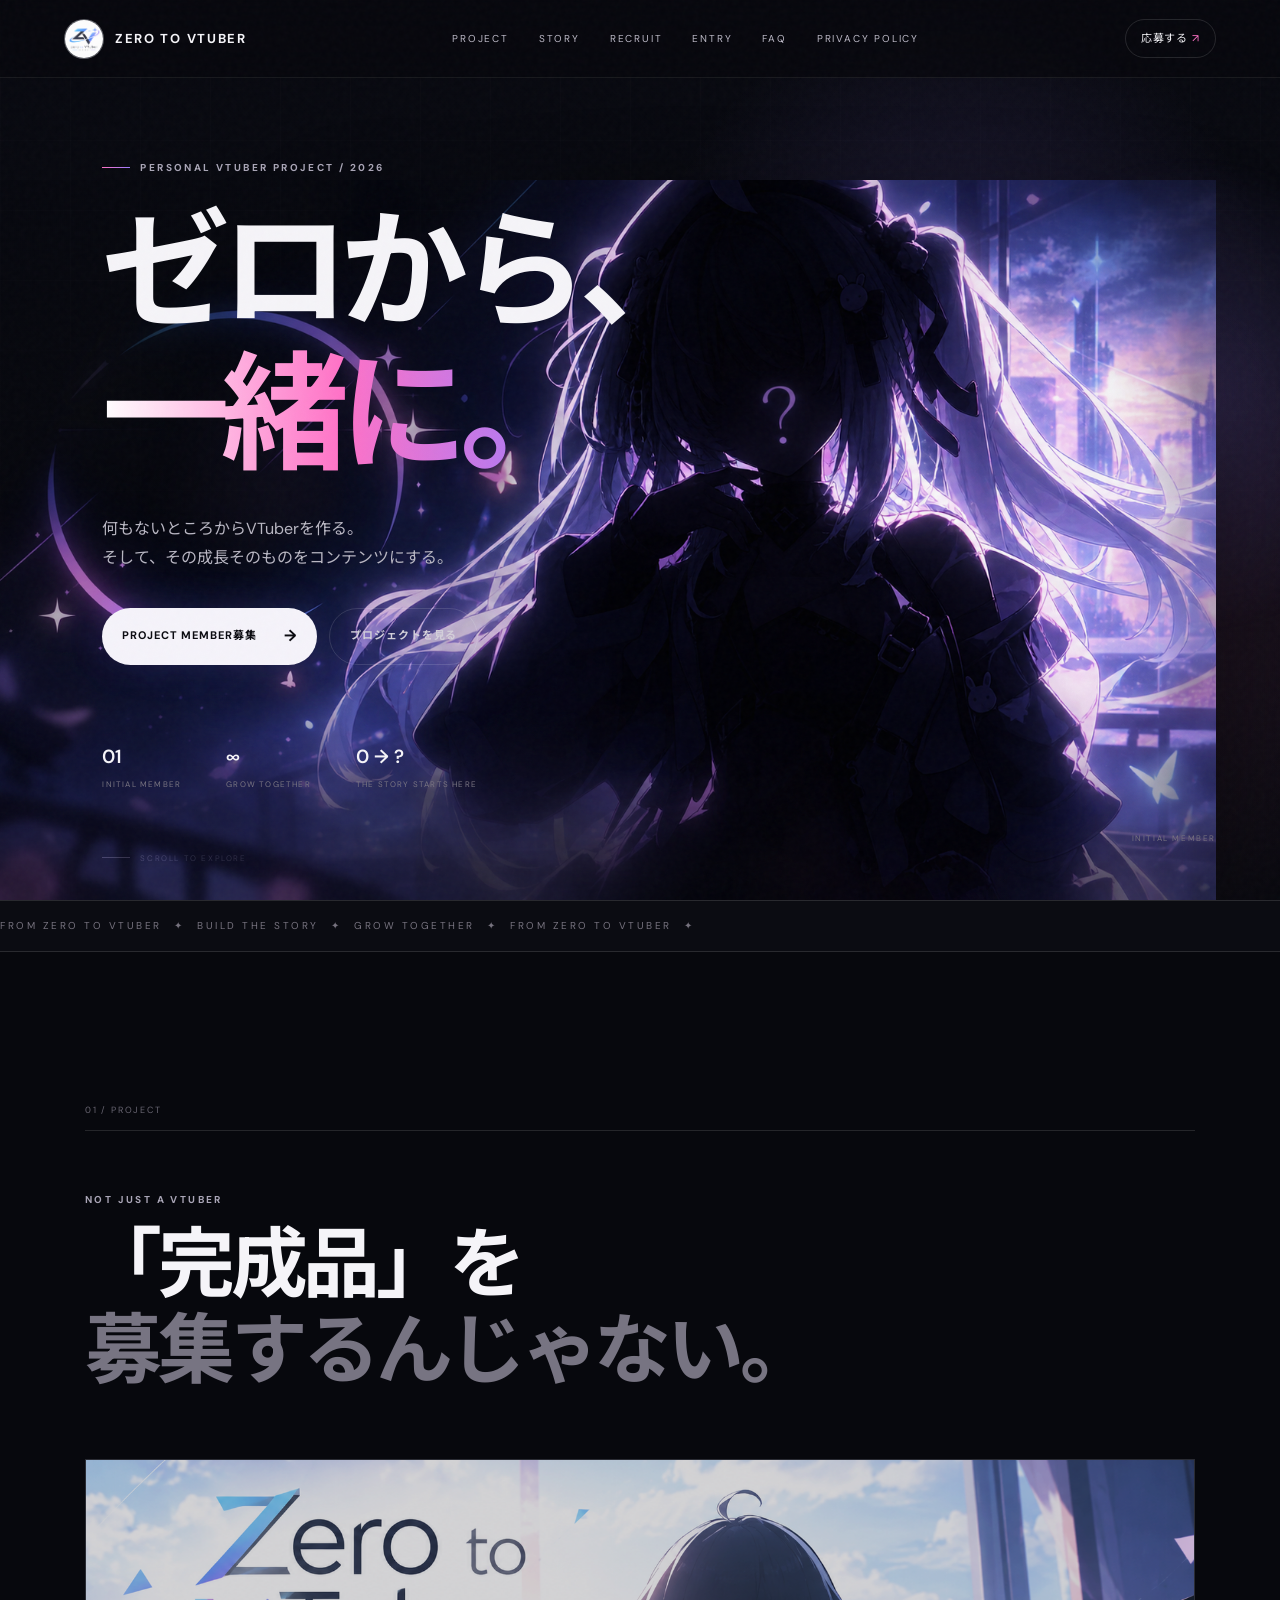
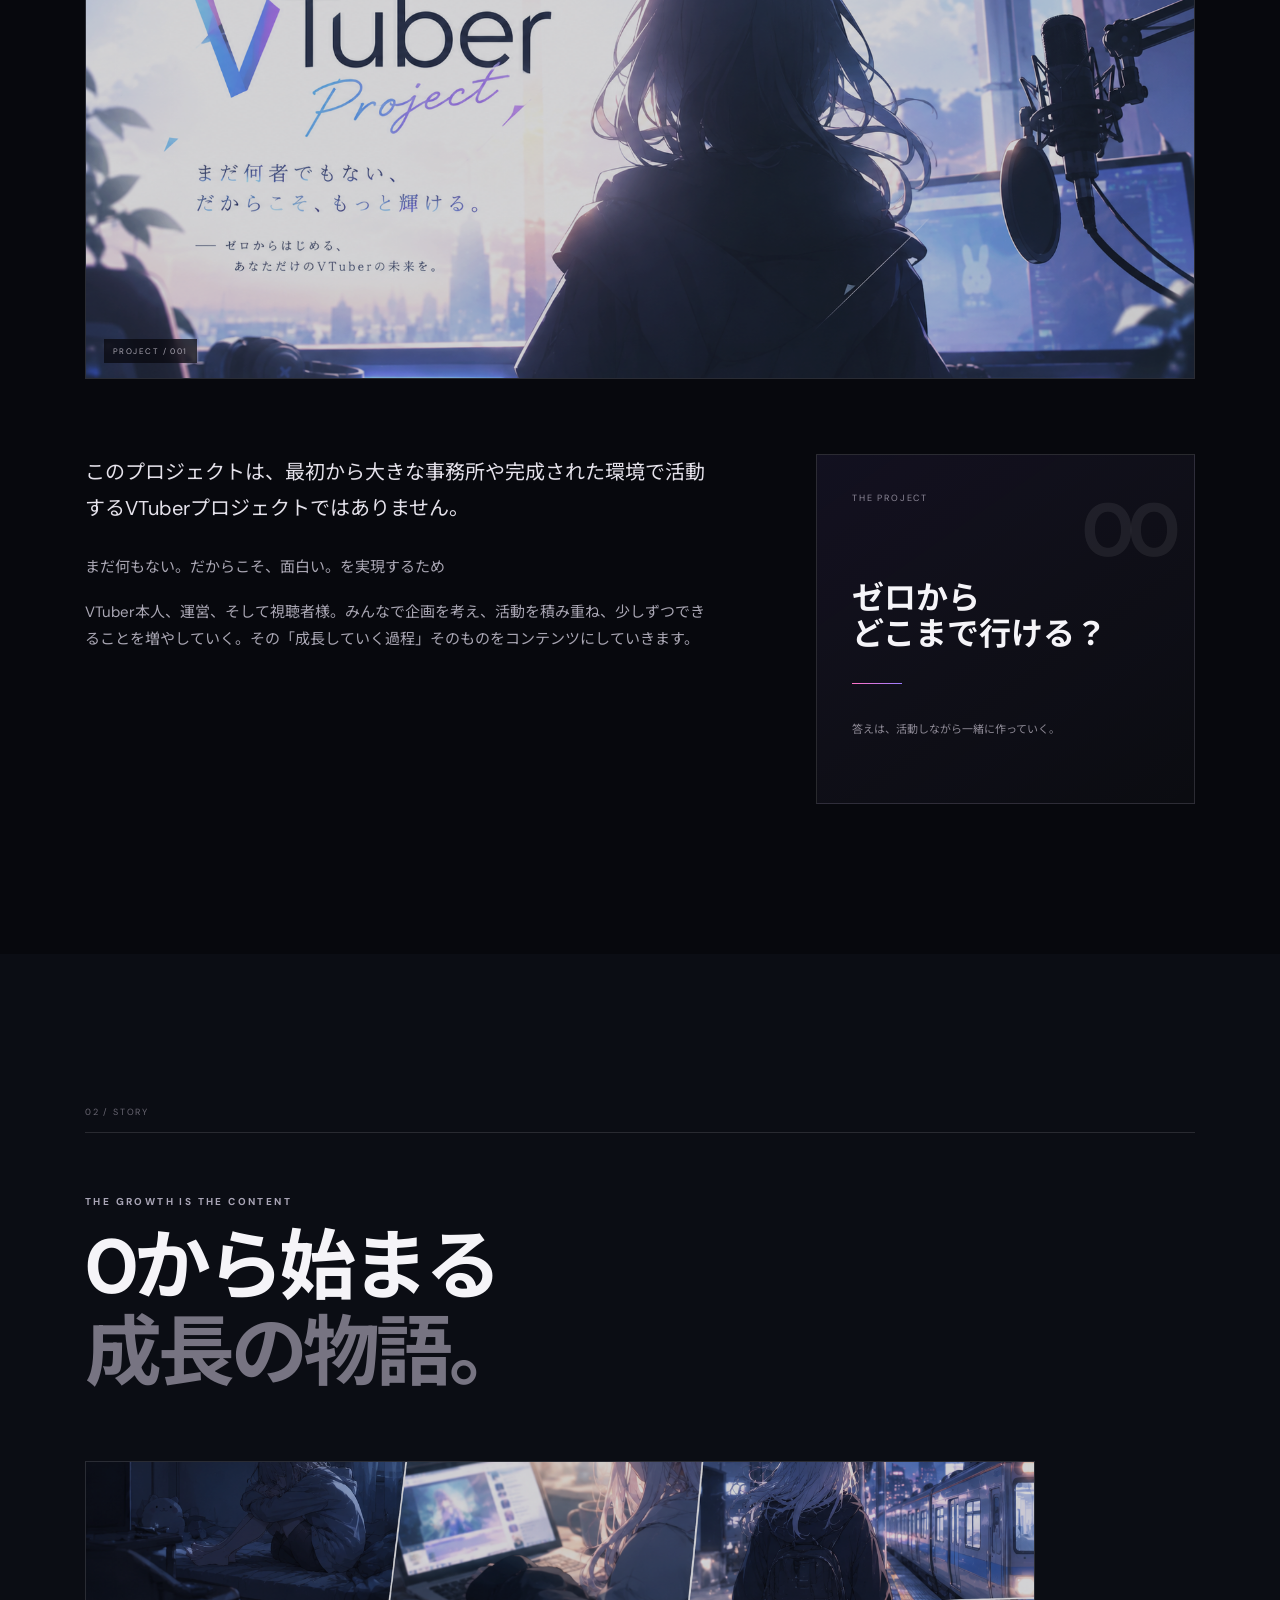
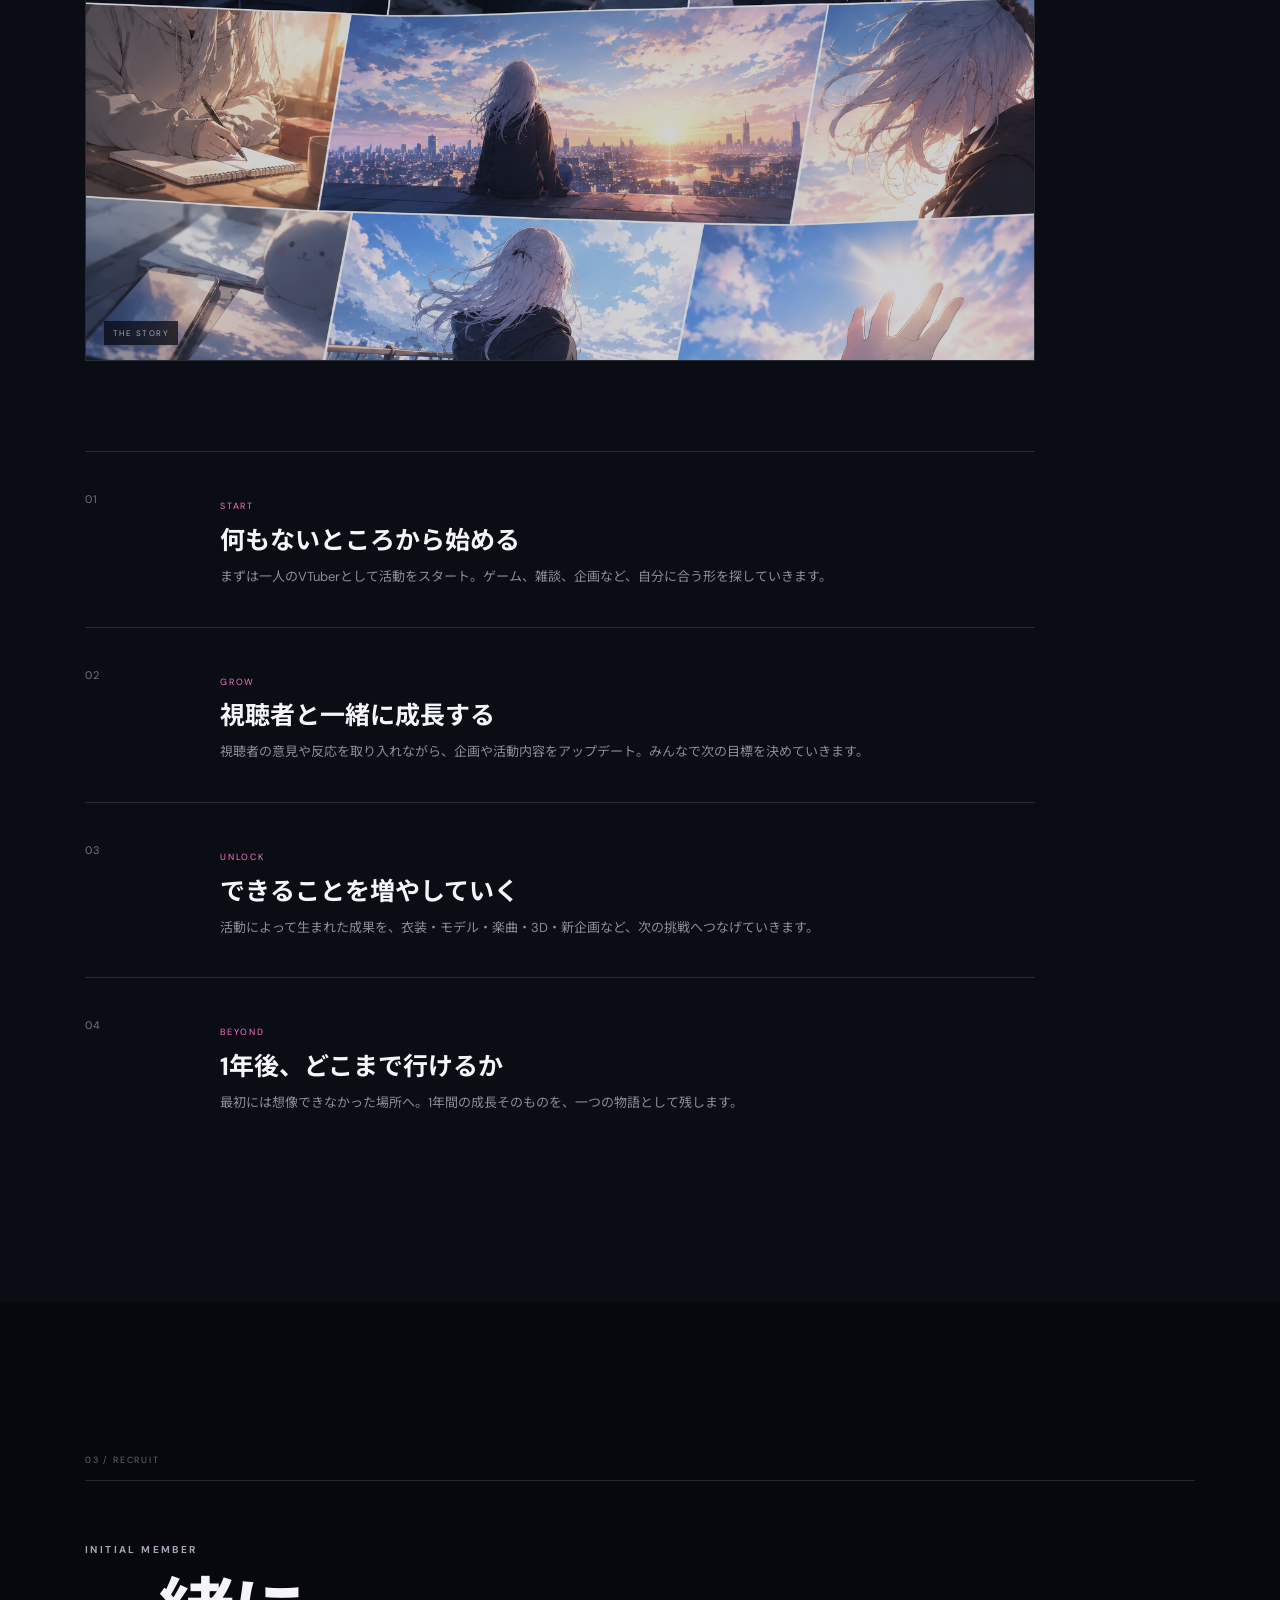
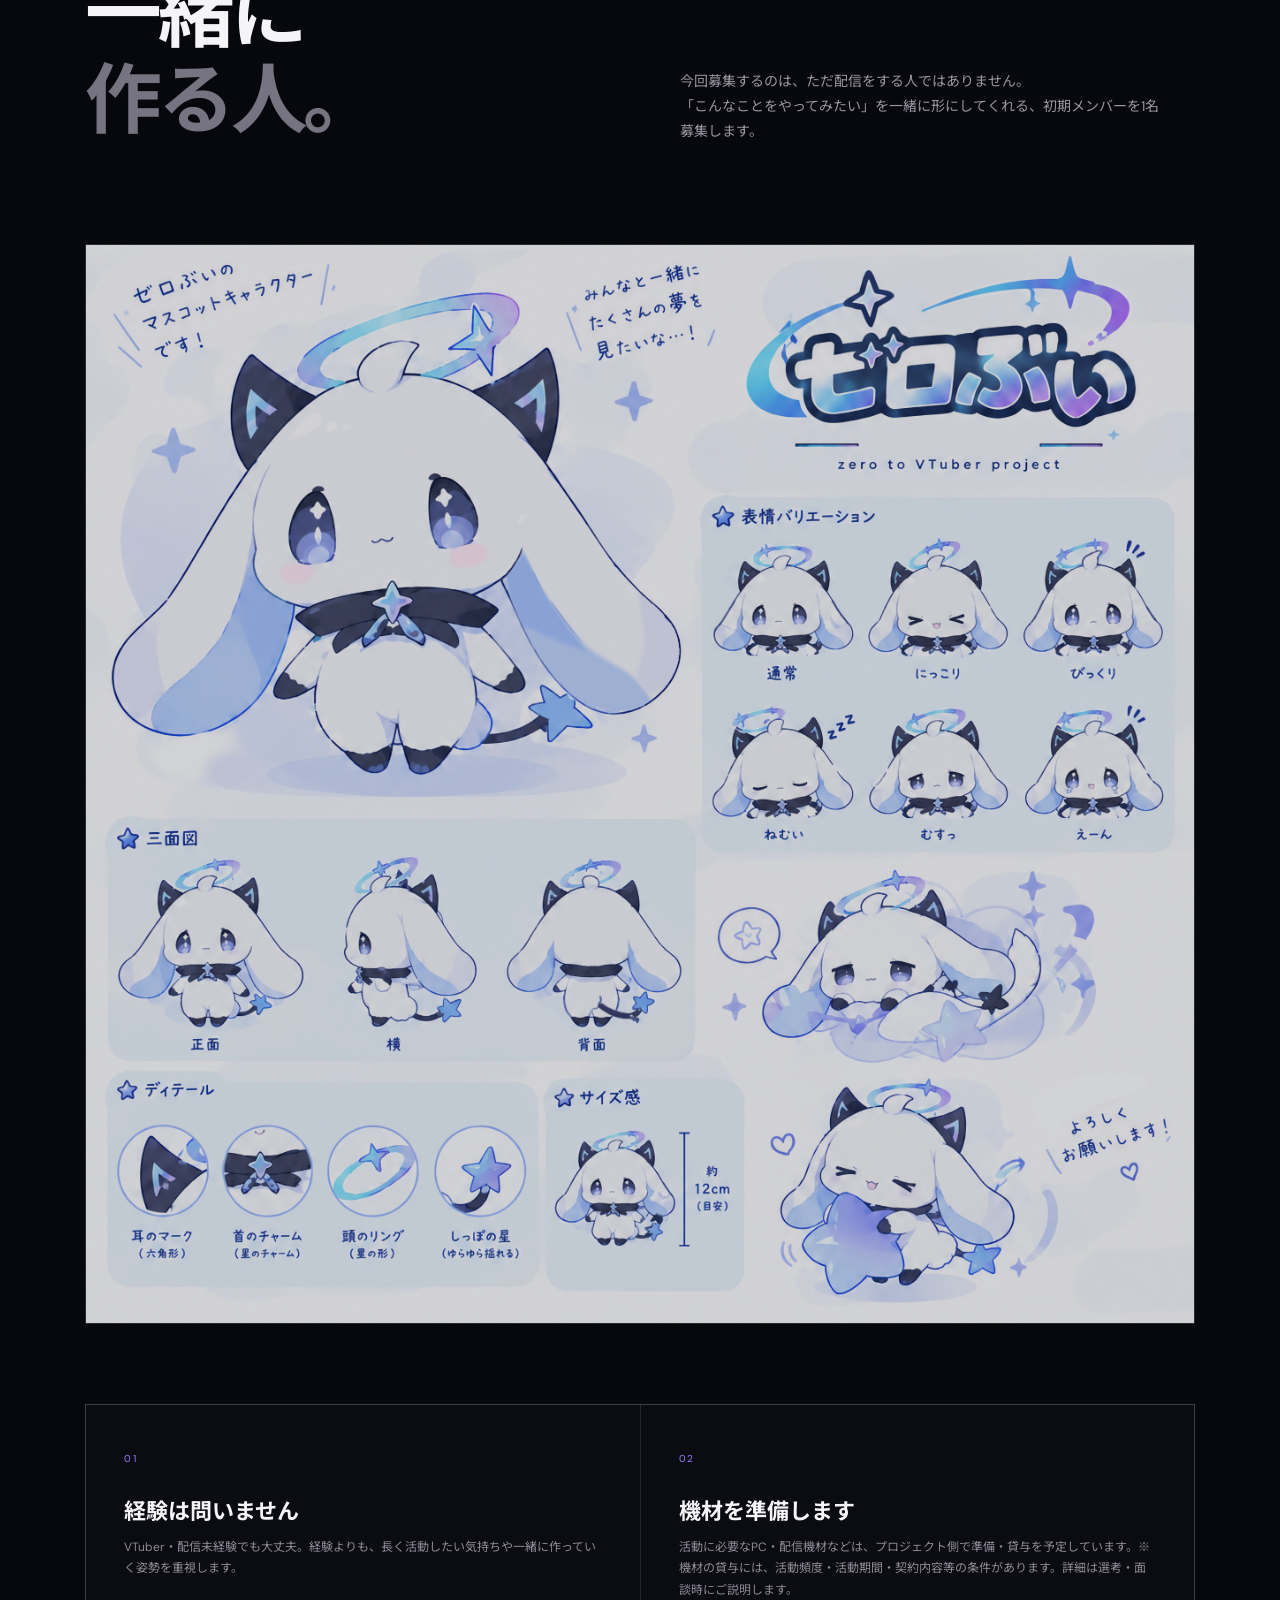
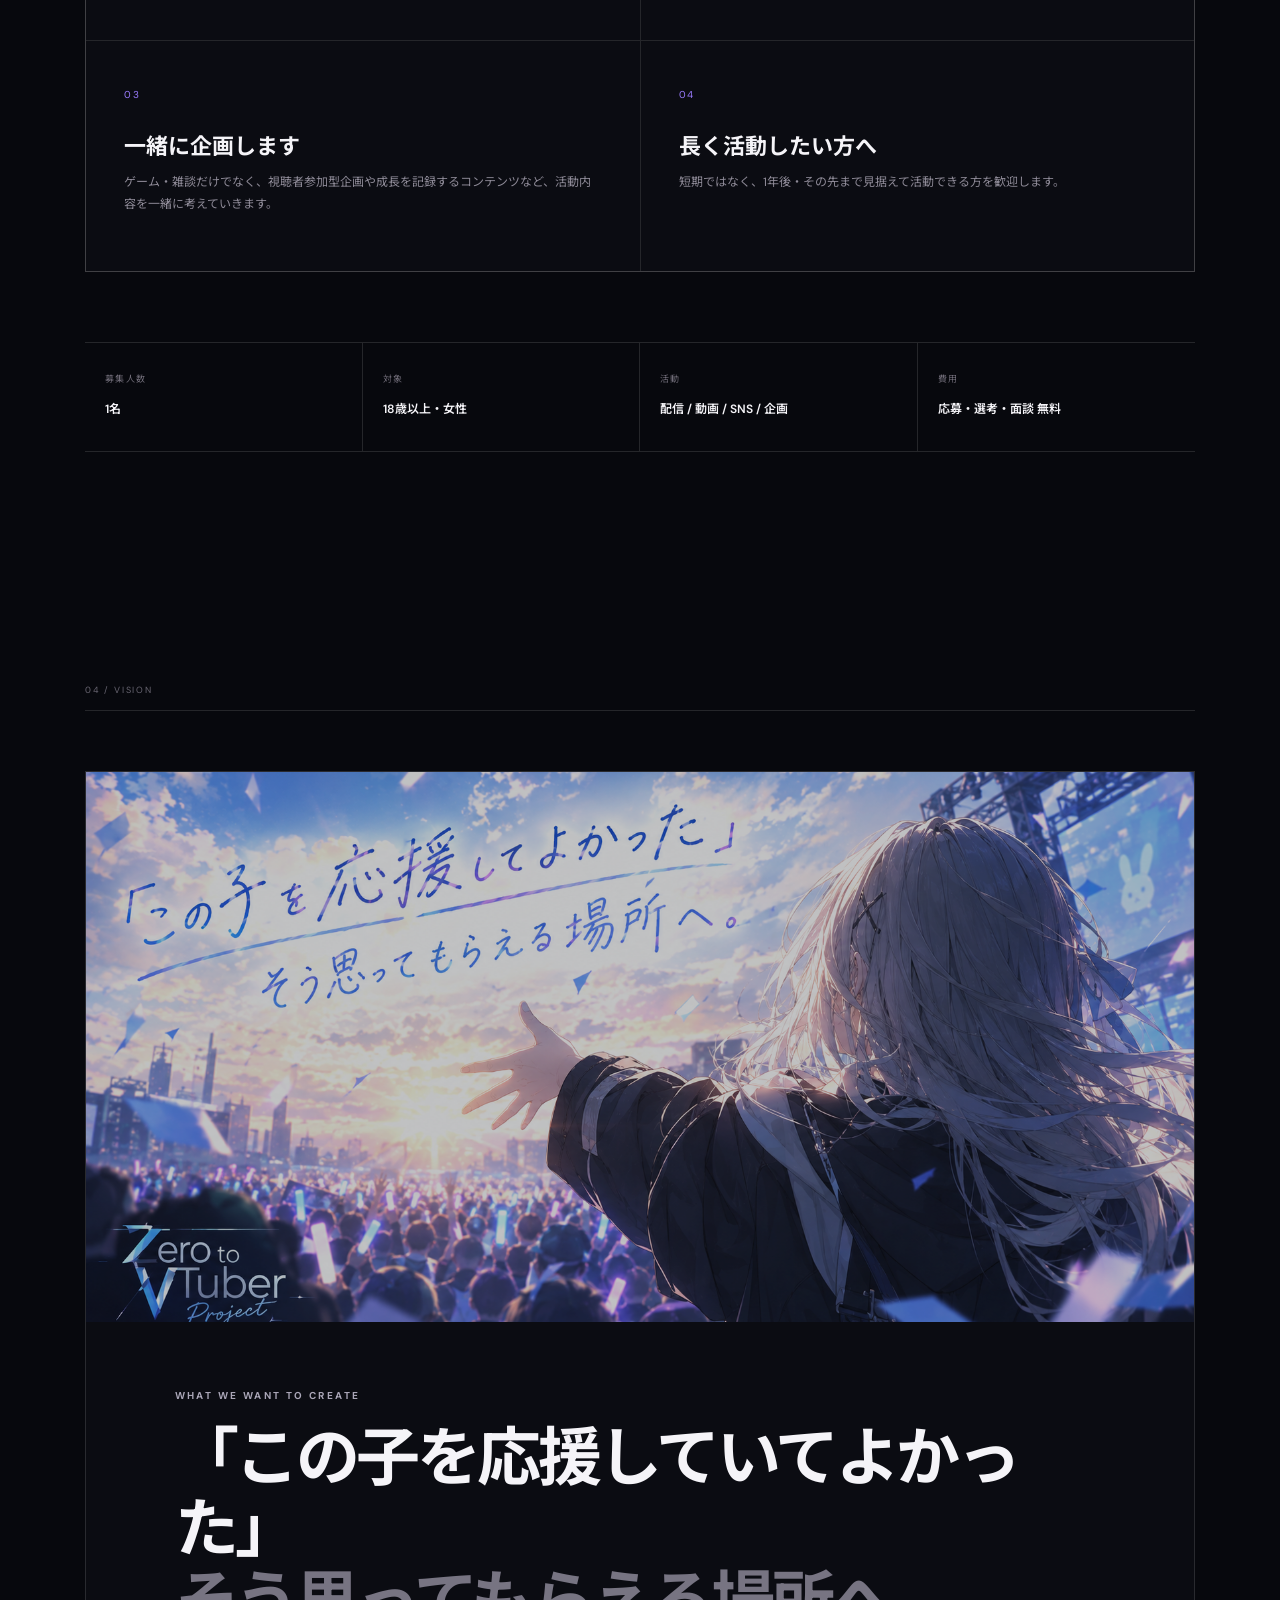
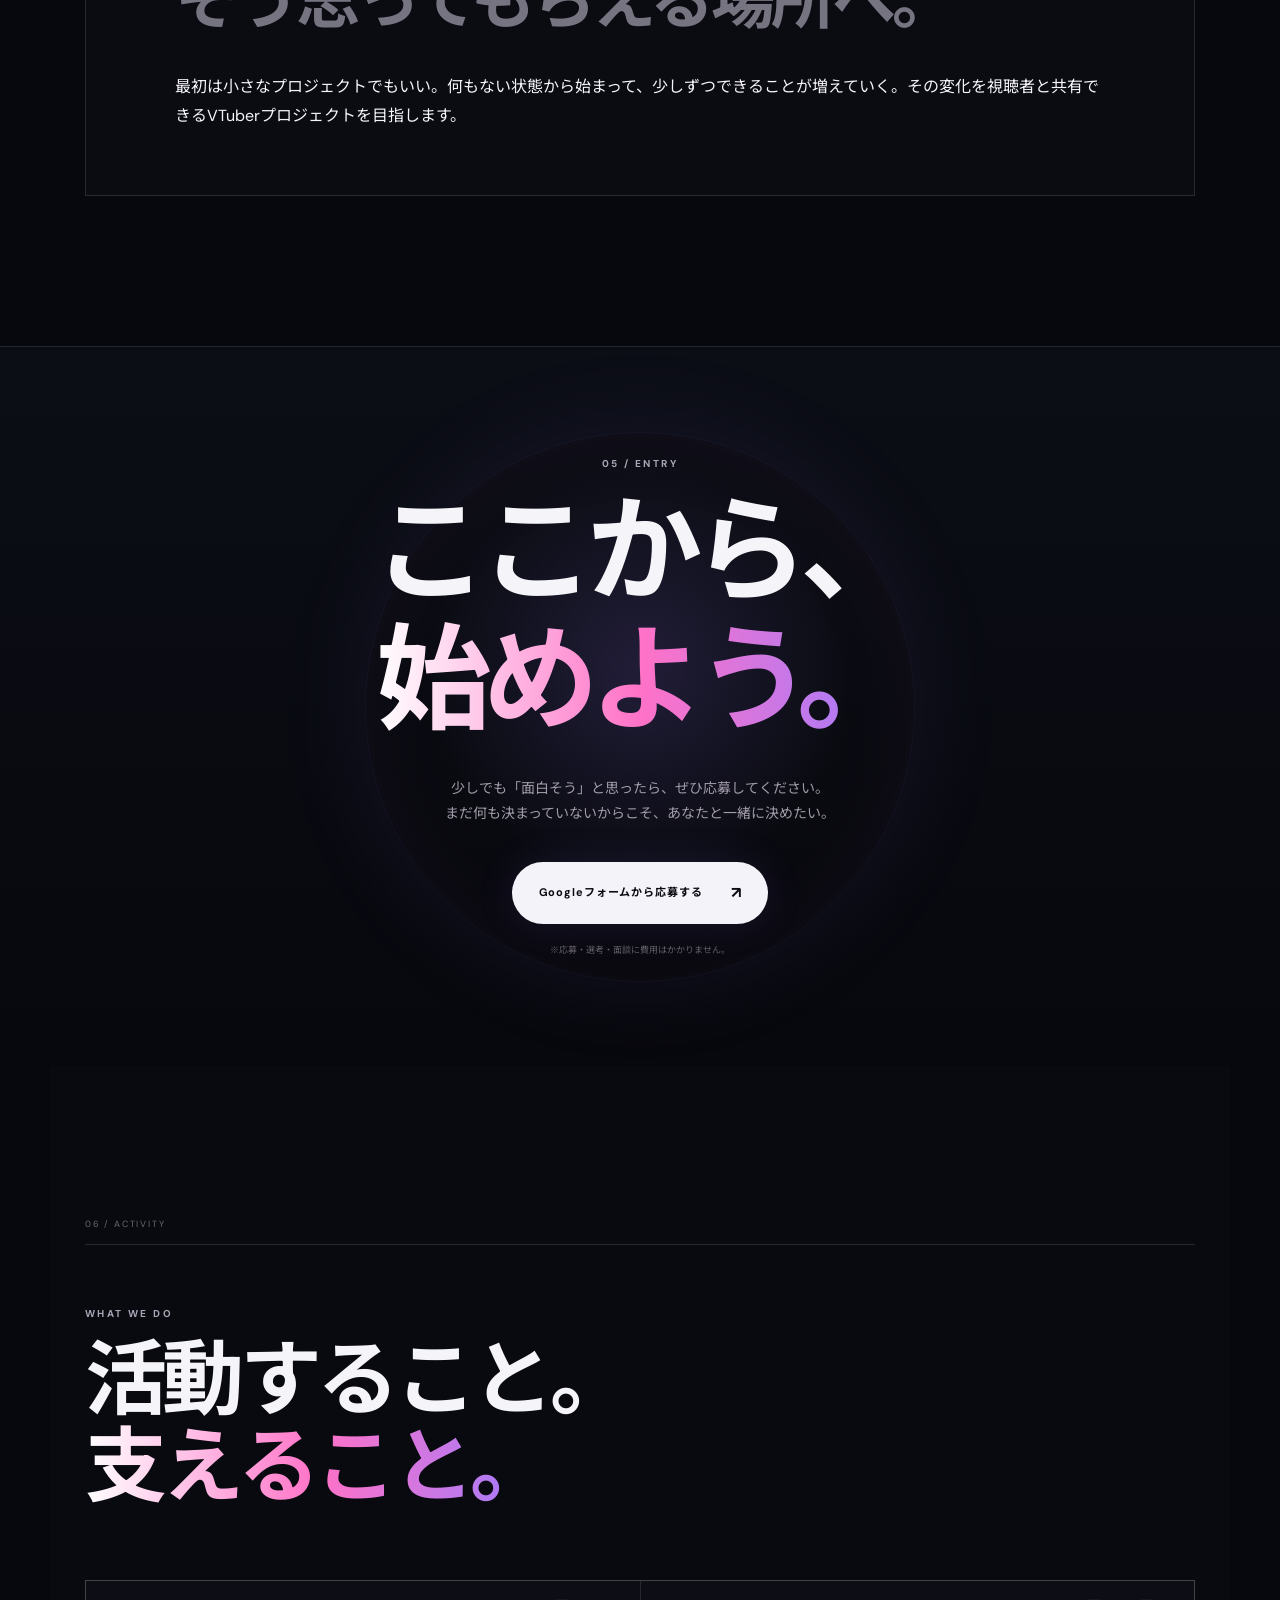
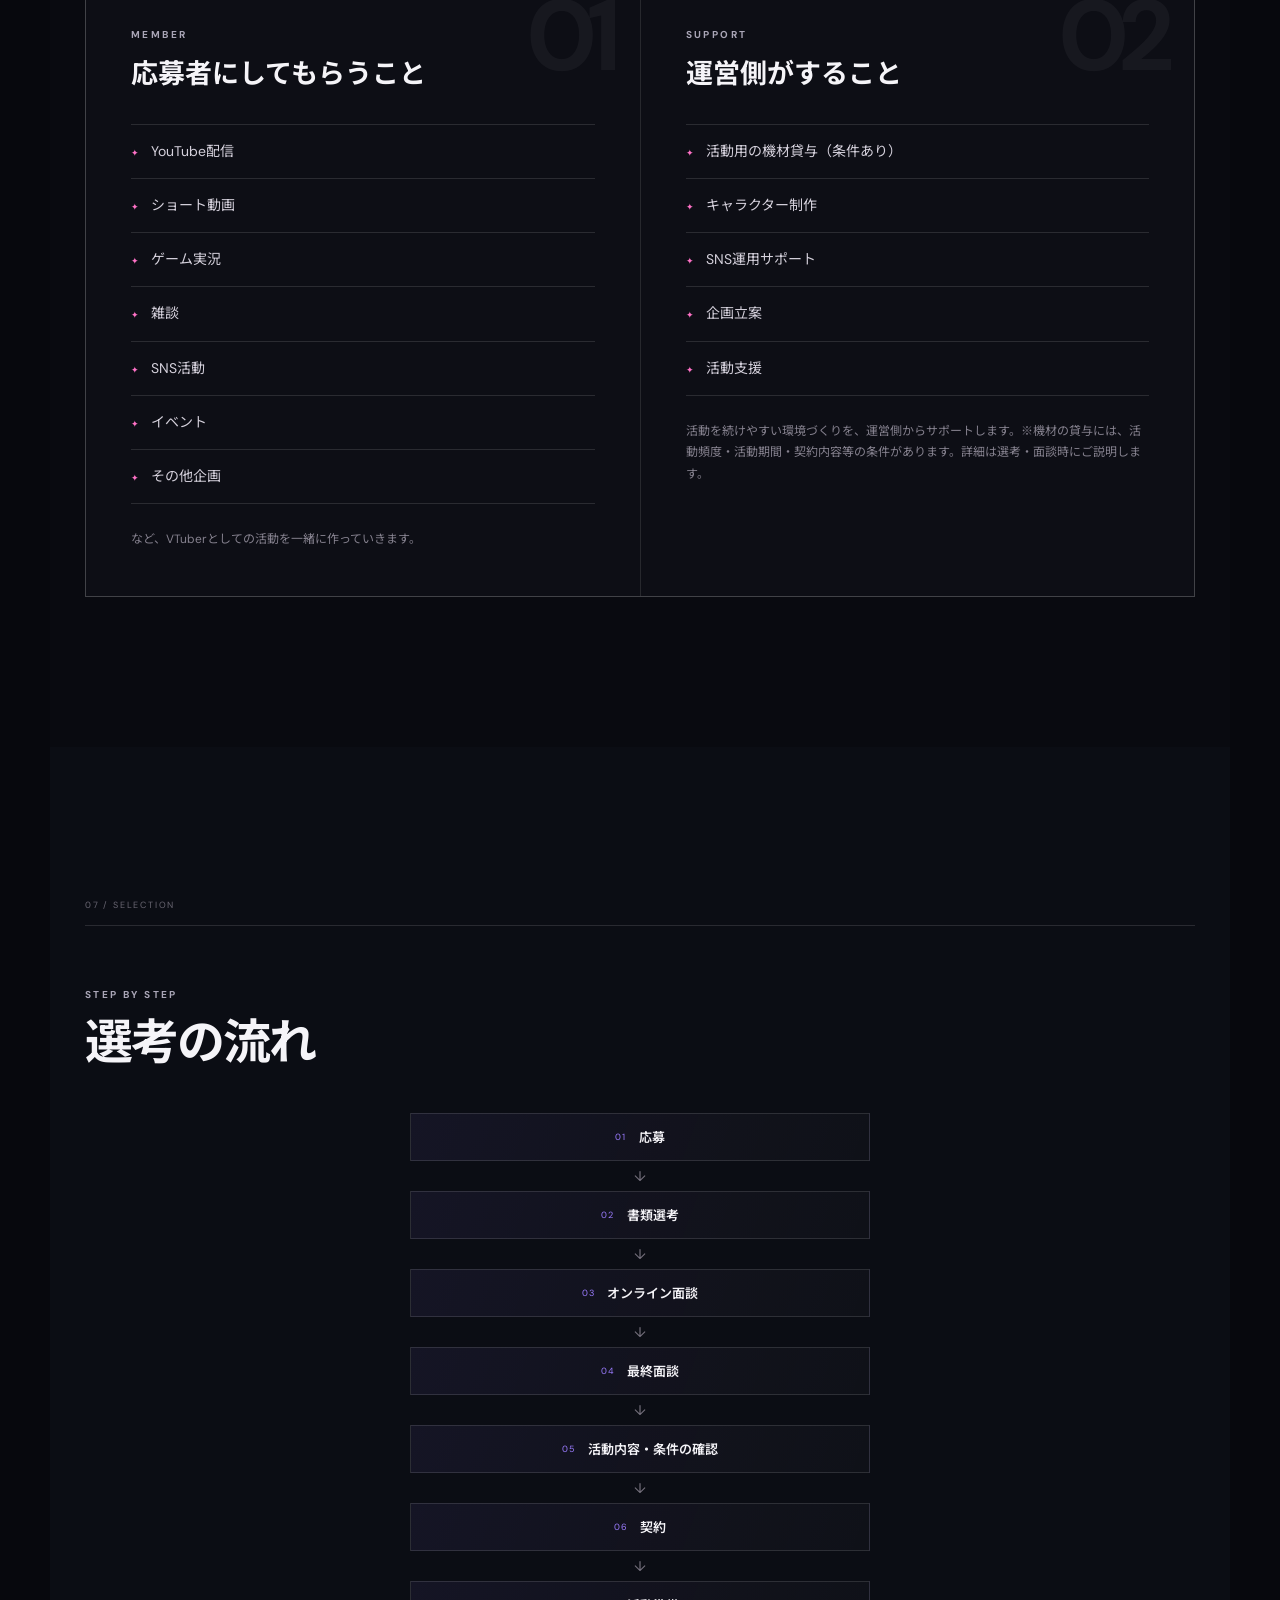
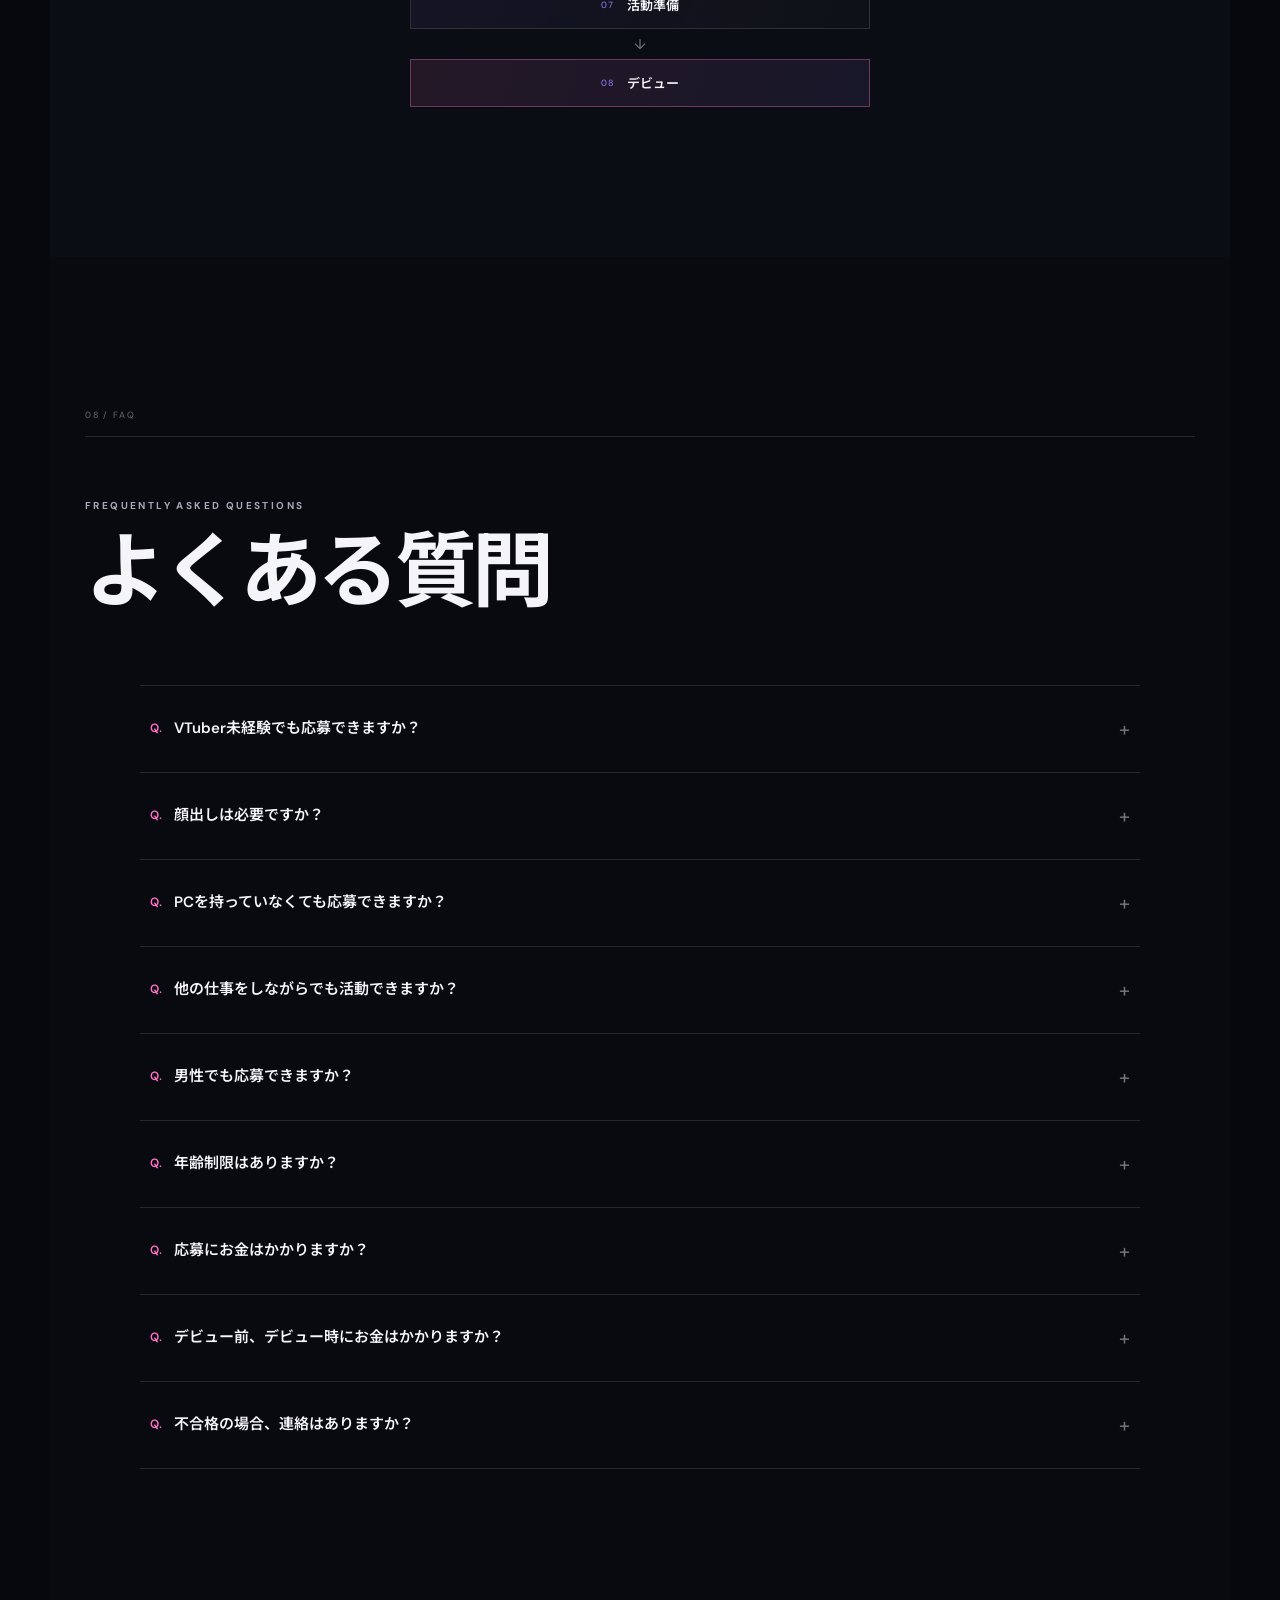
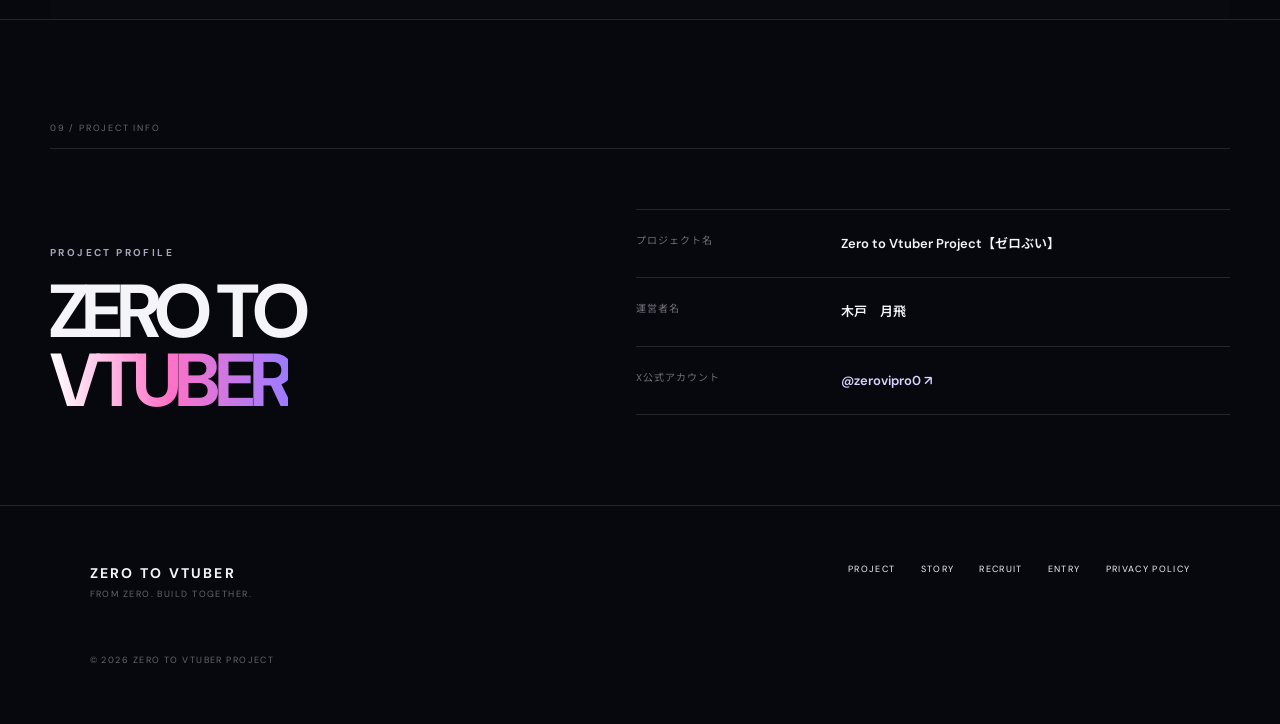
<file: index.html>
<!DOCTYPE html>
<html lang="ja">
<head>
  <meta charset="UTF-8">
  <meta name="viewport" content="width=device-width, initial-scale=1.0">
  <meta name="description" content="ゼロから、一緒にVTuberを作る。個人VTuberプロジェクト初期メンバー募集。">
  <title>ZERO TO VTUBER | VTuber Project</title>
  <link rel="stylesheet" href="style.css">
</head>
<body class="is-loading">
  <!-- Opening screen -->
  <div class="opening-screen" id="openingScreen" aria-hidden="true">
    <div class="opening-orb opening-orb-one"></div>
    <div class="opening-orb opening-orb-two"></div>
    <div class="opening-grid"></div>
    <div class="opening-mascot" aria-hidden="true">
      <div class="mascot-aura"></div>
      <img src="images/mascot.png" alt="">
    </div>
    <div class="opening-content">
      <div class="opening-logo-wrap">
        <img src="images/logo.png" alt="ZERO TO VTUBER" class="opening-logo">
      </div>
      <p class="opening-kicker">PERSONAL VTUBER PROJECT</p>
      <div class="opening-title">ZERO <span>TO</span> VTUBER</div>
      <div class="opening-line"><span></span></div>
      <p class="opening-message">FROM ZERO. BUILD TOGETHER.</p>
    </div>
    <div class="opening-progress"><span></span></div>
  </div>

  <div class="noise"></div>

  <header class="header">
    <a class="logo" href="#top">
      <span class="logo-image"><img src="images/logo.png" alt="Logo"></span>
      <span>ZERO TO VTUBER</span>
    </a>
    <nav class="nav">
      <a href="#project">PROJECT</a>
      <a href="#story">STORY</a>
      <a href="#recruit">RECRUIT</a>
      <a href="#entry">ENTRY</a>
      <a href="#faq">FAQ</a>
      <a href="privacy.html">PRIVACY POLICY</a>
    </nav>
    <a class="header-entry" href="#entry">応募する <span>↗</span></a>
  </header>

  <main id="top">
    <section class="hero">
      <div class="hero-orb orb-one"></div>
      <div class="hero-orb orb-two"></div>
      <div class="hero-grid"></div>

      <div class="hero-content reveal">
        <p class="eyebrow"><span></span> PERSONAL VTUBER PROJECT / 2026</p>
        <h1>ゼロから、<br><em>一緒に。</em></h1>
        <p class="hero-copy">
          何もないところからVTuberを作る。<br>
          そして、その成長そのものをコンテンツにする。
        </p>
        <div class="hero-buttons">
          <a class="btn btn-primary" href="#recruit">PROJECT MEMBER募集 <span>→</span></a>
          <a class="btn btn-ghost" href="#project">プロジェクトを見る</a>
        </div>
        <div class="hero-meta">
          <div><strong>01</strong><span>INITIAL MEMBER</span></div>
          <div><strong>∞</strong><span>GROW TOGETHER</span></div>
          <div><strong>0 → ?</strong><span>THE STORY STARTS HERE</span></div>
        </div>
      </div>

      <!-- ★ここにVTuberの立ち絵を入れられます -->
      <div class="hero-character">
        <div class="character-glow"></div>
        <img src="images/character.png" alt="VTuber character">
        <div class="character-caption">INITIAL MEMBER</div>
      </div>

      <div class="hero-side-text">START<br>FROM<br>ZERO</div>
      <div class="scroll-indicator"><span></span> SCROLL TO EXPLORE</div>
    </section>

    <section class="marquee" aria-hidden="true">
      <div>FROM ZERO TO VTUBER　✦　BUILD THE STORY　✦　GROW TOGETHER　✦　FROM ZERO TO VTUBER　✦</div>
    </section>

    <section class="section project" id="project">
      <div class="section-label reveal">01 / PROJECT</div>
      <div class="section-heading reveal">
        <p class="mini-title">NOT JUST A VTUBER</p>
        <h2>「完成品」を<br><span>募集するんじゃない。</span></h2>
      </div>

      <div class="project-image reveal">
        <img src="images/project.jpg" alt="Project visual">
        <div class="image-label">PROJECT / 001</div>
      </div>

      <div class="project-layout">
        <div class="project-main reveal">
          <p class="lead">このプロジェクトは、最初から大きな事務所や完成された環境で活動するVTuberプロジェクトではありません。</p>
          <p>まだ何もない。だからこそ、面白い。を実現するため</p>
          <p>VTuber本人、運営、そして視聴者様。みんなで企画を考え、活動を積み重ね、少しずつできることを増やしていく。その「成長していく過程」そのものをコンテンツにしていきます。</p>
        </div>
        <div class="project-card reveal">
          <div class="card-number">00</div>
          <p>THE PROJECT</p>
          <h3>ゼロから<br>どこまで行ける？</h3>
          <div class="line"></div>
          <small>答えは、活動しながら一緒に作っていく。</small>
        </div>
      </div>
    </section>

    <section class="section dark-section" id="story">
      <div class="section-label reveal">02 / STORY</div>
      <div class="story-header reveal">
        <p class="mini-title">THE GROWTH IS THE CONTENT</p>
        <h2>0から始まる<br><span>成長の物語。</span></h2>
      </div>

      <div class="story-image reveal">
        <img src="images/story.jpg" alt="Story visual">
        <div class="image-label">THE STORY</div>
      </div>

      <div class="timeline">
        <div class="timeline-item reveal">
          <div class="timeline-num">01</div>
          <div class="timeline-content"><span>START</span><h3>何もないところから始める</h3><p>まずは一人のVTuberとして活動をスタート。ゲーム、雑談、企画など、自分に合う形を探していきます。</p></div>
        </div>
        <div class="timeline-item reveal">
          <div class="timeline-num">02</div>
          <div class="timeline-content"><span>GROW</span><h3>視聴者と一緒に成長する</h3><p>視聴者の意見や反応を取り入れながら、企画や活動内容をアップデート。みんなで次の目標を決めていきます。</p></div>
        </div>
        <div class="timeline-item reveal">
          <div class="timeline-num">03</div>
          <div class="timeline-content"><span>UNLOCK</span><h3>できることを増やしていく</h3><p>活動によって生まれた成果を、衣装・モデル・楽曲・3D・新企画など、次の挑戦へつなげていきます。</p></div>
        </div>
        <div class="timeline-item reveal">
          <div class="timeline-num">04</div>
          <div class="timeline-content"><span>BEYOND</span><h3>1年後、どこまで行けるか</h3><p>最初には想像できなかった場所へ。1年間の成長そのものを、一つの物語として残します。</p></div>
        </div>
      </div>
    </section>

    <section class="section recruit" id="recruit">
      <div class="section-label reveal">03 / RECRUIT</div>
      <div class="recruit-top">
        <div class="reveal"><p class="mini-title">INITIAL MEMBER</p><h2>一緒に<br><span>作る人。</span></h2></div>
        <p class="recruit-intro reveal">今回募集するのは、ただ配信をする人ではありません。<br>「こんなことをやってみたい」を一緒に形にしてくれる、初期メンバーを1名募集します。</p>
      </div>

      <div class="recruit-feature-image reveal">
        <img src="images/recruit.jpg" alt="Recruit visual">
      </div>

      <div class="recruit-grid">
        <article class="info-card reveal"><span class="info-icon">01</span><h3>経験は問いません</h3><p>VTuber・配信未経験でも大丈夫。経験よりも、長く活動したい気持ちや一緒に作っていく姿勢を重視します。</p></article>
        <article class="info-card reveal"><span class="info-icon">02</span><h3>機材を準備します</h3><p>活動に必要なPC・配信機材などは、プロジェクト側で準備・貸与を予定しています。※機材の貸与には、活動頻度・活動期間・契約内容等の条件があります。詳細は選考・面談時にご説明します。</p></article>
        <article class="info-card reveal"><span class="info-icon">03</span><h3>一緒に企画します</h3><p>ゲーム・雑談だけでなく、視聴者参加型企画や成長を記録するコンテンツなど、活動内容を一緒に考えていきます。</p></article>
        <article class="info-card reveal"><span class="info-icon">04</span><h3>長く活動したい方へ</h3><p>短期ではなく、1年後・その先まで見据えて活動できる方を歓迎します。</p></article>
      </div>

      <div class="conditions reveal">
        <div><span>募集人数</span><strong>1名</strong></div>
        <div><span>対象</span><strong>18歳以上・女性</strong></div>
        <div><span>活動</span><strong>配信 / 動画 / SNS / 企画</strong></div>
        <div><span>費用</span><strong>応募・選考・面談 無料</strong></div>
      </div>
    </section>

    <section class="section vision">
      <div class="section-label reveal">04 / VISION</div>
      <div class="vision-box reveal">
        <div class="vision-image"><img src="images/vision.jpg" alt="Vision visual"></div>
        <div class="vision-text">
          <p class="mini-title">WHAT WE WANT TO CREATE</p>
          <h2>「この子を応援していてよかった」<br><span>そう思ってもらえる場所へ。</span></h2>
          <p>最初は小さなプロジェクトでもいい。何もない状態から始まって、少しずつできることが増えていく。その変化を視聴者と共有できるVTuberプロジェクトを目指します。</p>
        </div>
      </div>
    </section>

    <section class="entry-section" id="entry">
      <div class="entry-glow"></div>
      <div class="entry-content reveal">
        <p class="mini-title">05 / ENTRY</p>
        <h2>ここから、<br><span>始めよう。</span></h2>
        <p>少しでも「面白そう」と思ったら、ぜひ応募してください。<br>まだ何も決まっていないからこそ、あなたと一緒に決めたい。</p>
        <!-- ★ここを自分のGoogleフォームURLに変更 -->
        <a class="btn btn-primary big" href="https://docs.google.com/forms/d/e/1FAIpQLSejS8a6u7lwzoNwY-HQ_TwYfDf_E2E7TJNqGfbcPkkDeqIQow/viewform?usp=publish-editor/" target="_blank" rel="noopener">Googleフォームから応募する <span>↗</span></a>
        <small>※応募・選考・面談に費用はかかりません。</small>
      </div>
    </section>
  <section class="section details-section" id="activity-info">
      <div class="section-label reveal">06 / ACTIVITY</div>
      <div class="details-heading reveal">
        <p class="mini-title">WHAT WE DO</p>
        <h2>活動すること。<br><span>支えること。</span></h2>
      </div>

      <div class="details-columns">
        <article class="details-panel reveal">
          <div class="details-panel-number">01</div>
          <p class="mini-title">MEMBER</p>
          <h3>応募者にしてもらうこと</h3>
          <ul class="details-list">
            <li>YouTube配信</li>
            <li>ショート動画</li>
            <li>ゲーム実況</li>
            <li>雑談</li>
            <li>SNS活動</li>
            <li>イベント</li>
            <li>その他企画</li>
          </ul>
          <p class="details-note">など、VTuberとしての活動を一緒に作っていきます。</p>
        </article>

        <article class="details-panel reveal">
          <div class="details-panel-number">02</div>
          <p class="mini-title">SUPPORT</p>
          <h3>運営側がすること</h3>
          <ul class="details-list">
            <li>活動用の機材貸与（条件あり）</li>
            <li>キャラクター制作</li>
            <li>SNS運用サポート</li>
            <li>企画立案</li>
            <li>活動支援</li>
          </ul>
          <p class="details-note">活動を続けやすい環境づくりを、運営側からサポートします。※機材の貸与には、活動頻度・活動期間・契約内容等の条件があります。詳細は選考・面談時にご説明します。</p>
        </article>
      </div>
    </section>

    <section class="section selection-section" id="selection">
      <div class="section-label reveal">07 / SELECTION</div>
      <div class="details-heading reveal">
        <p class="mini-title">STEP BY STEP</p>
        <h2>選考の流れ</h2>
      </div>

      <div class="selection-flow">
        <div class="selection-step reveal"><span>01</span><strong>応募</strong></div>
        <div class="selection-arrow reveal">↓</div>
        <div class="selection-step reveal"><span>02</span><strong>書類選考</strong></div>
        <div class="selection-arrow reveal">↓</div>
        <div class="selection-step reveal"><span>03</span><strong>オンライン面談</strong></div>
        <div class="selection-arrow reveal">↓</div>
        <div class="selection-step reveal"><span>04</span><strong>最終面談</strong></div>
        <div class="selection-arrow reveal">↓</div>
        <div class="selection-step reveal"><span>05</span><strong>活動内容・条件の確認</strong></div>
        <div class="selection-arrow reveal">↓</div>
        <div class="selection-step reveal"><span>06</span><strong>契約</strong></div>
        <div class="selection-arrow reveal">↓</div>
        <div class="selection-step reveal"><span>07</span><strong>活動準備</strong></div>
        <div class="selection-arrow reveal">↓</div>
        <div class="selection-step selection-final reveal"><span>08</span><strong>デビュー</strong></div>
      </div>
    </section>

    <section class="section faq-section" id="faq">
      <div class="section-label reveal">08 / FAQ</div>
      <div class="details-heading reveal">
        <p class="mini-title">FREQUENTLY ASKED QUESTIONS</p>
        <h2>よくある質問</h2>
      </div>

      <div class="faq-list">
        <details class="faq-item reveal"><summary><span>Q.</span>VTuber未経験でも応募できますか？</summary><p><strong>→</strong> 未経験でも応募可能です。</p></details>
        <details class="faq-item reveal"><summary><span>Q.</span>顔出しは必要ですか？</summary><p><strong>→</strong> VTuberとしての活動では顔出しを必要としません。</p></details>
        <details class="faq-item reveal"><summary><span>Q.</span>PCを持っていなくても応募できますか？</summary><p><strong>→</strong> はい、応募できます。※ただし、PCや機材の貸与については条件を満たした場合に限ります。</p></details>
        <details class="faq-item reveal"><summary><span>Q.</span>他の仕事をしながらでも活動できますか？</summary><p><strong>→</strong> 活動に必要な最低条件があります。詳細については面談時にご説明します。</p></details>
        <details class="faq-item reveal"><summary><span>Q.</span>男性でも応募できますか？</summary><p><strong>→</strong> 今回は女性のみの募集になります。</p></details>
        <details class="faq-item reveal"><summary><span>Q.</span>年齢制限はありますか？</summary><p><strong>→</strong> 基本18歳以上です。18歳未満の方は、保護者の同意等、別途条件があります。</p></details>
        <details class="faq-item reveal"><summary><span>Q.</span>応募にお金はかかりますか？</summary><p><strong>→</strong> 一切かかりません。</p></details>
        <details class="faq-item reveal"><summary><span>Q.</span>デビュー前、デビュー時にお金はかかりますか？</summary><p><strong>→</strong> デビュー前・デビュー時に、高額な教材・機材・レッスン等の購入を求めることはありません。※面談等に伴う交通費、デビュー以降発生する場合の取り扱いについては、事前にご説明します。</p></details>
        <details class="faq-item reveal"><summary><span>Q.</span>不合格の場合、連絡はありますか？</summary><p><strong>→</strong> はい。不合格の場合も、応募時にご登録いただいた連絡先へご連絡いたします。</p></details>
      </div>
    </section>

    <section class="project-info-section" id="project-info">
      <div class="project-info-inner">
        <div class="section-label reveal">09 / PROJECT INFO</div>
        <div class="project-info-grid">
          <div class="project-info-title reveal">
            <p class="mini-title">PROJECT PROFILE</p>
            <h2>ZERO TO<br><span>VTUBER</span></h2>
          </div>
          <div class="project-info-data reveal">
            <div class="project-info-row"><span>プロジェクト名</span><strong>Zero to Vtuber Project【ゼロぶい】</strong></div>
            <div class="project-info-row"><span>運営者名</span><strong>木戸　月飛</strong></div>
            <div class="project-info-row"><span>X公式アカウント</span><strong><a href="https://x.com/zerovipro0" target="_blank" rel="noopener">@zerovipro0 ↗</a></strong></div>
          </div>
        </div>
      </div>
    </section>
  </main>

  <footer class="footer">
    <div><div class="footer-logo">ZERO TO VTUBER</div><p>FROM ZERO. BUILD TOGETHER.</p></div>
    <div class="footer-links"><a href="#project">PROJECT</a><a href="#story">STORY</a><a href="#recruit">RECRUIT</a><a href="#entry">ENTRY</a><a href="privacy.html">PRIVACY POLICY</a></div>
    <p class="copyright">© 2026 ZERO TO VTUBER PROJECT</p>
  </footer>
  <script src="script.js"></script>
</body>
</html>
</file>
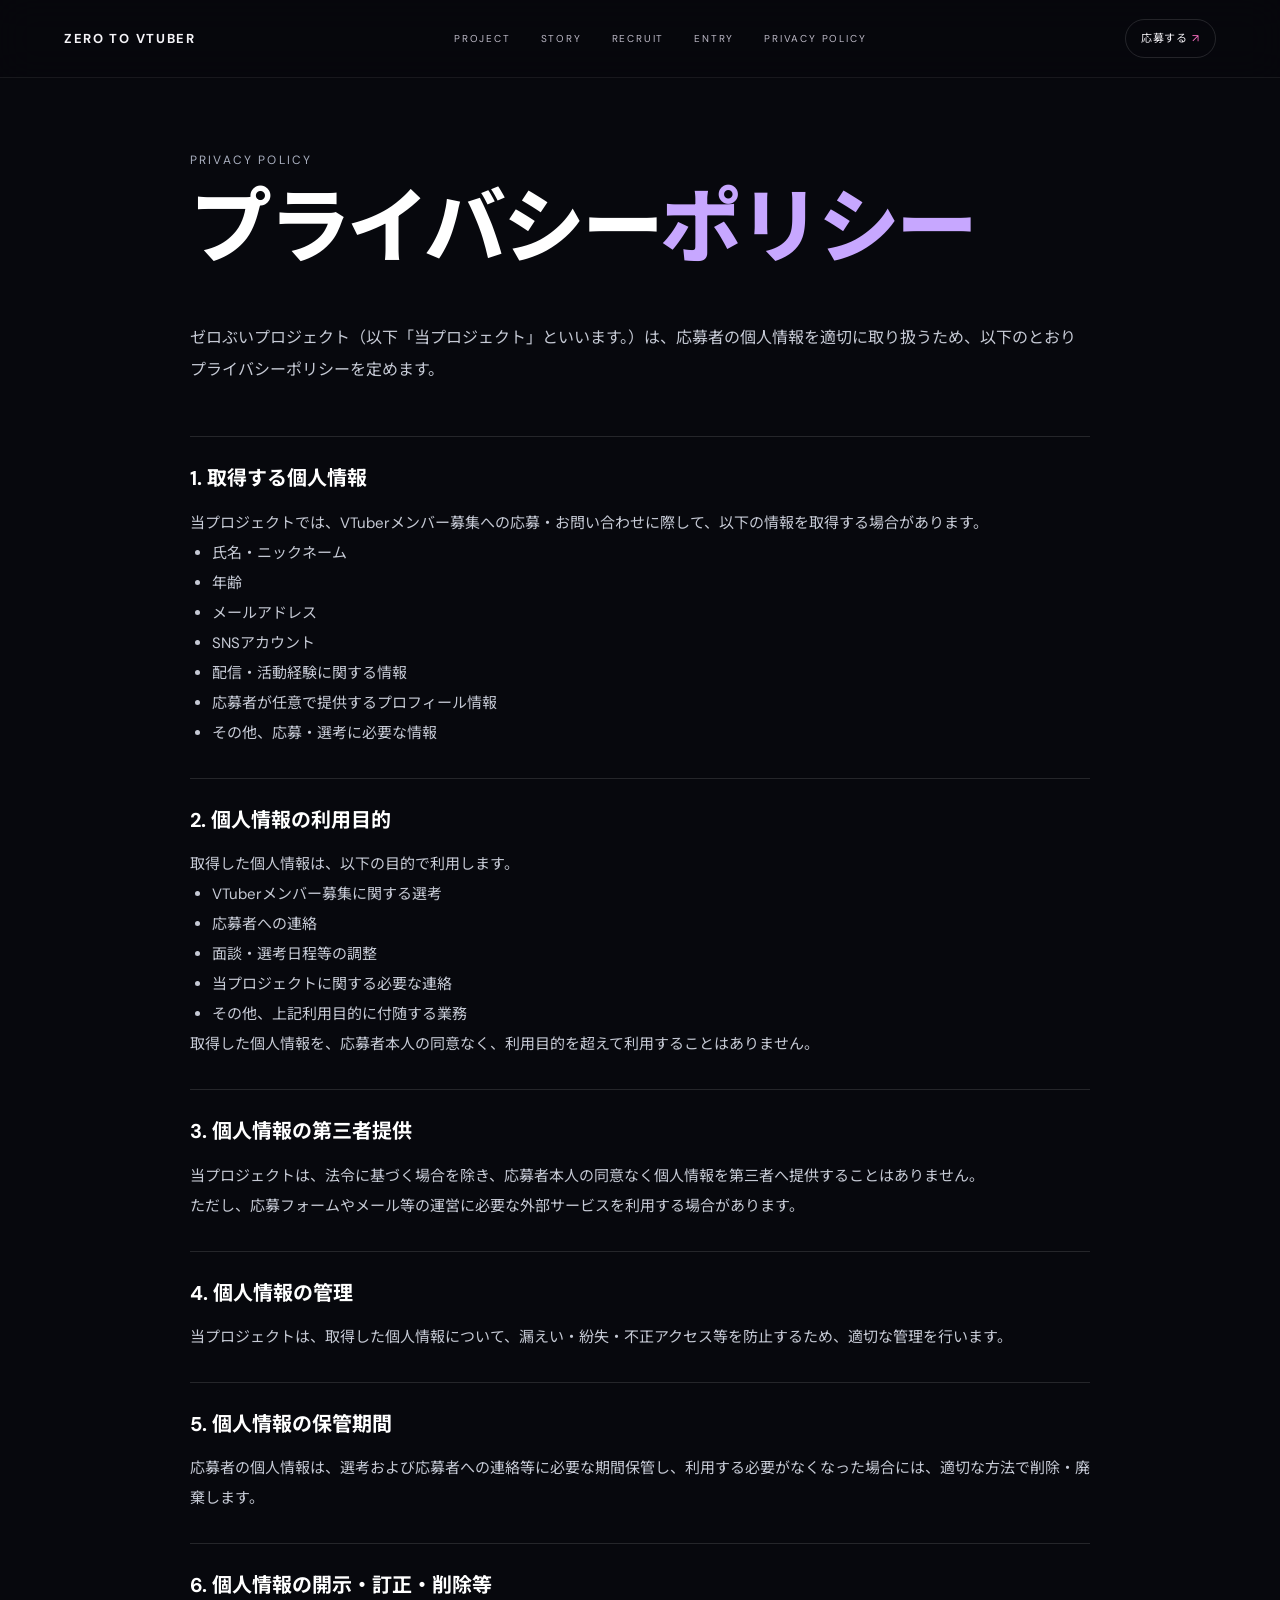
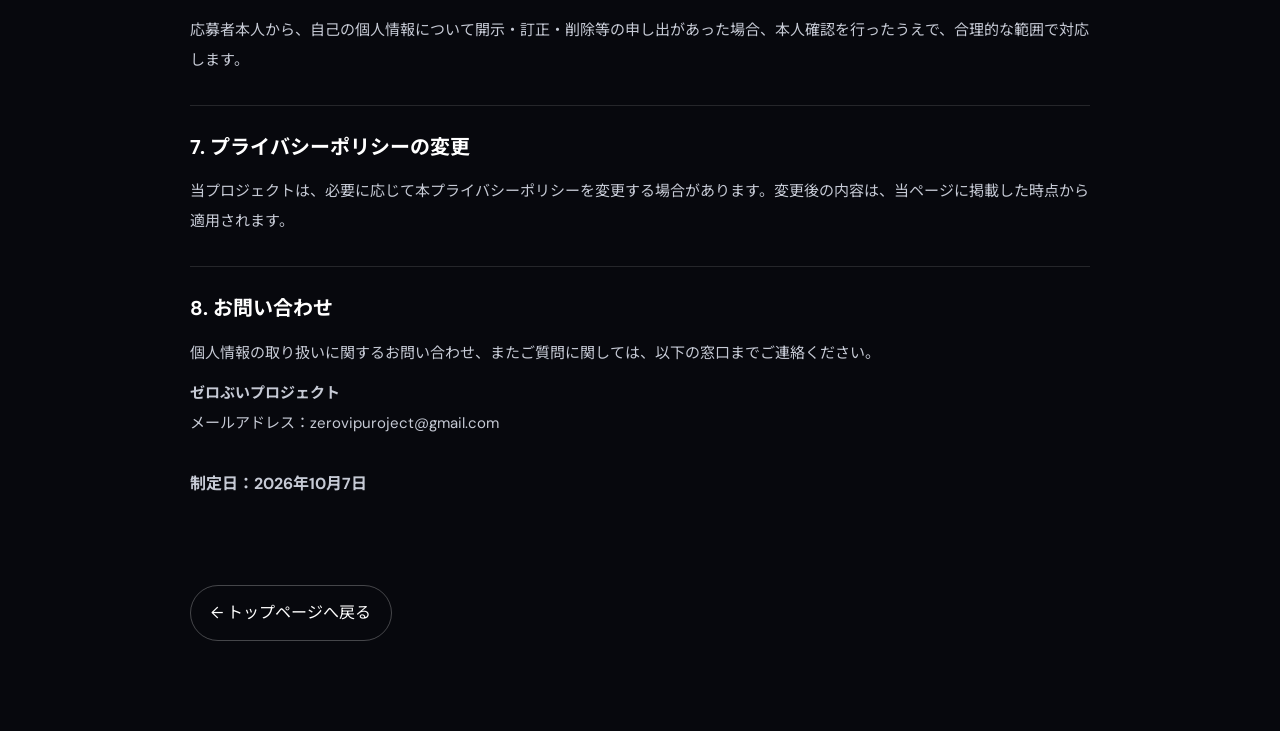
<file: privacy.html>
<!DOCTYPE html>
<html lang="ja">
<head>
  <meta charset="UTF-8">
  <meta name="viewport" content="width=device-width, initial-scale=1.0">
  <meta name="description" content="ゼロぶいプロジェクトのプライバシーポリシー">
  <title>PRIVACY POLICY | ZERO TO VTUBER</title>
  <link rel="stylesheet" href="style.css">
  <style>
    .privacy-page{min-height:100vh;background:var(--bg,#07080d);color:#fff;padding:150px 6vw 90px}
    .privacy-wrap{max-width:900px;margin:0 auto}
    .privacy-label{font-size:12px;letter-spacing:.18em;color:#aab0c0;margin-bottom:18px}
    .privacy-title{font-size:clamp(42px,7vw,82px);line-height:.95;margin:0 0 55px;font-weight:800;letter-spacing:-.04em}
    .privacy-title span{color:#c7a7ff}
    .privacy-intro{color:#c6cad5;line-height:2;margin-bottom:50px}
    .privacy-block{border-top:1px solid rgba(255,255,255,.12);padding:30px 0}
    .privacy-block h2{font-size:20px;margin:0 0 18px}
    .privacy-block p,.privacy-block li{color:#c6cad5;line-height:2;font-size:15px}
    .privacy-block ul{margin:0;padding-left:1.4em}
    .privacy-back{display:inline-flex;margin-top:35px;color:#fff;text-decoration:none;border:1px solid rgba(255,255,255,.25);padding:13px 20px;border-radius:999px;transition:.25s}
    .privacy-back:hover{background:#fff;color:#07080d}
    .privacy-contact{margin-top:10px}
  </style>
</head>
<body>
  <header class="header">
    <a class="logo" href="index.html#top">ZERO TO VTUBER</a>
    <nav class="nav">
      <a href="index.html#project">PROJECT</a>
      <a href="index.html#story">STORY</a>
      <a href="index.html#recruit">RECRUIT</a>
      <a href="index.html#entry">ENTRY</a>
      <a href="privacy.html">PRIVACY POLICY</a>
    </nav>
    <a class="header-entry" href="index.html#entry">応募する <span>↗</span></a>
  </header>

  <main class="privacy-page">
    <div class="privacy-wrap">
      <div class="privacy-label">PRIVACY POLICY</div>
      <h1 class="privacy-title">プライバシー<span>ポリシー</span></h1>
      <p class="privacy-intro">ゼロぶいプロジェクト（以下「当プロジェクト」といいます。）は、応募者の個人情報を適切に取り扱うため、以下のとおりプライバシーポリシーを定めます。</p>

      <section class="privacy-block">
        <h2>1. 取得する個人情報</h2>
        <p>当プロジェクトでは、VTuberメンバー募集への応募・お問い合わせに際して、以下の情報を取得する場合があります。</p>
        <ul>
          <li>氏名・ニックネーム</li>
          <li>年齢</li>
          <li>メールアドレス</li>
          <li>SNSアカウント</li>
          <li>配信・活動経験に関する情報</li>
          <li>応募者が任意で提供するプロフィール情報</li>
          <li>その他、応募・選考に必要な情報</li>
        </ul>
      </section>

      <section class="privacy-block">
        <h2>2. 個人情報の利用目的</h2>
        <p>取得した個人情報は、以下の目的で利用します。</p>
        <ul>
          <li>VTuberメンバー募集に関する選考</li>
          <li>応募者への連絡</li>
          <li>面談・選考日程等の調整</li>
          <li>当プロジェクトに関する必要な連絡</li>
          <li>その他、上記利用目的に付随する業務</li>
        </ul>
        <p>取得した個人情報を、応募者本人の同意なく、利用目的を超えて利用することはありません。</p>
      </section>

      <section class="privacy-block">
        <h2>3. 個人情報の第三者提供</h2>
        <p>当プロジェクトは、法令に基づく場合を除き、応募者本人の同意なく個人情報を第三者へ提供することはありません。</p>
        <p>ただし、応募フォームやメール等の運営に必要な外部サービスを利用する場合があります。</p>
      </section>

      <section class="privacy-block">
        <h2>4. 個人情報の管理</h2>
        <p>当プロジェクトは、取得した個人情報について、漏えい・紛失・不正アクセス等を防止するため、適切な管理を行います。</p>
      </section>

      <section class="privacy-block">
        <h2>5. 個人情報の保管期間</h2>
        <p>応募者の個人情報は、選考および応募者への連絡等に必要な期間保管し、利用する必要がなくなった場合には、適切な方法で削除・廃棄します。</p>
      </section>

      <section class="privacy-block">
        <h2>6. 個人情報の開示・訂正・削除等</h2>
        <p>応募者本人から、自己の個人情報について開示・訂正・削除等の申し出があった場合、本人確認を行ったうえで、合理的な範囲で対応します。</p>
      </section>

      <section class="privacy-block">
        <h2>7. プライバシーポリシーの変更</h2>
        <p>当プロジェクトは、必要に応じて本プライバシーポリシーを変更する場合があります。変更後の内容は、当ページに掲載した時点から適用されます。</p>
      </section>

      <section class="privacy-block">
        <h2>8. お問い合わせ</h2>
        <p>個人情報の取り扱いに関するお問い合わせ、またご質問に関しては、以下の窓口までご連絡ください。</p>
        <p class="privacy-contact"><strong>ゼロぶいプロジェクト</strong><br>メールアドレス：zerovipuroject@gmail.com</p>
      </section>

      <p class="privacy-intro"><strong>制定日：2026年10月7日</strong></p>
      <a class="privacy-back" href="index.html">← トップページへ戻る</a>
    </div>
  </main>
</body>
</html>
</file>
<file: style.css>
@import url('https://fonts.googleapis.com/css2?family=DM+Sans:wght@400;500;600;700&family=Noto+Sans+JP:wght@400;500;600;700;900&display=swap');

:root{
    --bg:#07080d;
    --text:#f5f4f8;
    --muted:#a9a7b5;
    --line:rgba(255,255,255,.12);
    --purple:#9b7cff;
    --pink:#ff72c7;
    --max:1180px;
}

*{
    box-sizing:border-box;
    margin:0;
    padding:0;
}

html{
    scroll-behavior:smooth;
}

body{
    background:var(--bg);
    color:var(--text);
    font-family:'DM Sans','Noto Sans JP',sans-serif;
    line-height:1.8;
    overflow-x:hidden;
}

a{
    color:inherit;
    text-decoration:none;
}

.noise{
    position:fixed;
    inset:0;
    pointer-events:none;
    opacity:.035;
    z-index:20;
    background-image:url("data:image/svg+xml,%3Csvg viewBox='0 0 180 180' xmlns='http://www.w3.org/2000/svg'%3E%3Cfilter id='n'%3E%3CfeTurbulence type='fractalNoise' baseFrequency='.9' numOctaves='4' stitchTiles='stitch'/%3E%3C/filter%3E%3Crect width='100%25' height='100%25' filter='url(%23n)' opacity='.7'/%3E%3C/svg%3E");
}




/* =========================
   OPENING SCREEN
========================= */

body.is-loading{
    overflow:hidden;
}

.opening-screen{
    position:fixed;
    inset:0;
    z-index:9999;
    display:grid;
    place-items:center;
    overflow:hidden;
    background:
        radial-gradient(circle at 50% 48%,rgba(155,124,255,.13),transparent 25%),
        radial-gradient(circle at 20% 80%,rgba(255,114,199,.07),transparent 28%),
        #05060a;
    transition:opacity 1.35s cubic-bezier(.65,0,.2,1), visibility 1.35s, transform 1.35s cubic-bezier(.65,0,.2,1), filter 1.35s;
}

.opening-screen::after{
    content:"";
    position:absolute;
    inset:0;
    background:linear-gradient(90deg,transparent,rgba(255,255,255,.025),transparent);
    transform:translateX(-100%);
    animation:openingSweep 1.8s ease .25s forwards;
}

.opening-screen.done{
    opacity:0;
    visibility:hidden;
    pointer-events:none;
    transform:scale(1.025);
    filter:blur(7px);
}

/* Mascot opening animation */
.opening-mascot{
    position:absolute;
    z-index:3;
    width:min(290px,34vw);
    left:8vw;
    bottom:8vh;
    pointer-events:none;
    filter:drop-shadow(0 24px 28px rgba(40,60,130,.16));
    animation:mascotJourney 2.55s cubic-bezier(.22,.8,.24,1) .05s both;
}

.opening-mascot img{
    display:block;
    width:100%;
    height:auto;
    border-radius:42% 58% 52% 48% / 48% 46% 54% 52%;
    mix-blend-mode:multiply;
}

.mascot-aura{
    position:absolute;
    width:75%;
    height:75%;
    left:12%;
    top:13%;
    border-radius:50%;
    background:radial-gradient(circle,rgba(105,184,255,.22),rgba(157,120,255,.10) 42%,transparent 70%);
    filter:blur(14px);
    animation:mascotAura 1.5s ease-in-out infinite alternate;
}

@keyframes mascotJourney{
    0%{opacity:0;transform:translate3d(-80px,90px,0) rotate(-8deg) scale(.72)}
    18%{opacity:1}
    34%{transform:translate3d(7vw,-5vh,0) rotate(5deg) scale(.86)}
    53%{transform:translate3d(25vw,7vh,0) rotate(-4deg) scale(.95)}
    72%{transform:translate3d(38vw,-10vh,0) rotate(6deg) scale(1.02)}
    88%{transform:translate3d(45vw,1vh,0) rotate(-2deg) scale(.92)}
    100%{opacity:1;transform:translate3d(43vw,0,0) rotate(0) scale(.9)}
}

@keyframes mascotAura{
    from{transform:scale(.92);opacity:.65}
    to{transform:scale(1.08);opacity:1}
}

body.is-loading .hero,
body.is-loading .header,
body.is-loading main{
    opacity:0;
    transform:translateY(10px);
}

.hero, .header, main{
    transition:opacity 1s ease .15s, transform 1.15s cubic-bezier(.16,1,.3,1) .05s;
}

body:not(.is-loading) .hero,
body:not(.is-loading) .header,
body:not(.is-loading) main{
    opacity:1;
    transform:none;
}

.opening-grid{
    position:absolute;
    inset:-20%;
    opacity:.22;
    background-image:
        linear-gradient(rgba(155,124,255,.07) 1px,transparent 1px),
        linear-gradient(90deg,rgba(155,124,255,.07) 1px,transparent 1px);
    background-size:70px 70px;
    transform:perspective(500px) rotateX(62deg) scale(1.5);
    transform-origin:center bottom;
    mask-image:linear-gradient(to top,black,transparent 75%);
}

.opening-orb{
    position:absolute;
    border-radius:50%;
    filter:blur(2px);
    opacity:.55;
}

.opening-orb-one{
    width:340px;
    height:340px;
    right:8%;
    top:8%;
    background:radial-gradient(circle,rgba(155,124,255,.18),transparent 68%);
    animation:openingFloat 6s ease-in-out infinite;
}

.opening-orb-two{
    width:280px;
    height:280px;
    left:8%;
    bottom:5%;
    background:radial-gradient(circle,rgba(255,114,199,.13),transparent 68%);
    animation:openingFloat 7s ease-in-out -2s infinite reverse;
}

.opening-content{
    position:relative;
    z-index:2;
    text-align:center;
    animation:openingContentIn 1.2s cubic-bezier(.16,1,.3,1) .25s both;
}

.opening-logo-wrap{
    width:86px;
    height:86px;
    margin:0 auto 25px;
    padding:8px;
    border:1px solid rgba(255,255,255,.18);
    border-radius:50%;
    background:rgba(255,255,255,.025);
    box-shadow:0 0 45px rgba(155,124,255,.2);
    animation:openingLogoGlow 2.2s ease-in-out infinite;
}

.opening-logo{
    width:100%;
    height:100%;
    object-fit:cover;
    border-radius:50%;
}

.opening-kicker{
    font-size:9px;
    letter-spacing:.38em;
    color:#8f8a99;
    margin-left:.38em;
}

.opening-title{
    margin-top:14px;
    font-size:clamp(28px,5vw,62px);
    font-weight:700;
    letter-spacing:.12em;
    line-height:1.1;
}

.opening-title span{
    font-weight:400;
    color:#8d8997;
}

.opening-line{
    width:150px;
    height:1px;
    margin:25px auto 16px;
    overflow:hidden;
    background:rgba(255,255,255,.08);
}

.opening-line span{
    display:block;
    width:100%;
    height:100%;
    background:linear-gradient(90deg,transparent,var(--pink),var(--purple),transparent);
    transform:translateX(-100%);
    animation:openingLine 1.3s ease .65s forwards;
}

.opening-message{
    font-size:8px;
    letter-spacing:.32em;
    color:#65616d;
    margin-left:.32em;
}

.opening-progress{
    position:absolute;
    z-index:3;
    left:50%;
    bottom:9%;
    width:130px;
    height:1px;
    transform:translateX(-50%);
    background:rgba(255,255,255,.08);
    overflow:hidden;
}

.opening-progress span{
    display:block;
    width:100%;
    height:100%;
    background:linear-gradient(90deg,var(--purple),var(--pink));
    transform:translateX(-100%);
    animation:openingProgress 1.65s cubic-bezier(.4,0,.2,1) .15s forwards;
}

@keyframes openingContentIn{
    from{opacity:0;transform:translateY(18px) scale(.97);filter:blur(8px)}
    to{opacity:1;transform:none;filter:none}
}

@keyframes openingLogoGlow{
    50%{box-shadow:0 0 65px rgba(155,124,255,.32)}
}

@keyframes openingLine{
    to{transform:translateX(100%)}
}

@keyframes openingProgress{
    to{transform:translateX(0)}
}

@keyframes openingSweep{
    to{transform:translateX(100%)}
}

@keyframes openingFloat{
    50%{transform:translate3d(20px,-18px,0) scale(1.08)}
}

@media(prefers-reduced-motion:reduce){
    .opening-content,.opening-screen::after,.opening-logo-wrap,.opening-line span,.opening-progress span,.opening-orb,.opening-mascot,.mascot-aura{
        animation:none;
    }
    .opening-mascot{opacity:.95;transform:none;}
    .hero,.header,main{transition:none;}
}

/* =========================
   HEADER
========================= */

.header{
    height:78px;
    position:fixed;
    top:0;
    left:0;
    right:0;
    z-index:10;
    display:flex;
    align-items:center;
    justify-content:space-between;
    padding:0 5vw;
    border-bottom:1px solid rgba(255,255,255,.07);
    background:rgba(7,8,13,.72);
    backdrop-filter:blur(18px);
}

.logo{
    display:flex;
    align-items:center;
    gap:11px;
    font-size:13px;
    font-weight:700;
    letter-spacing:.13em;
}

.logo-image{
    width:40px;
    height:40px;
    border:1px solid rgba(255,255,255,.3);
    border-radius:50%;
    overflow:hidden;
    display:grid;
    place-items:center;
    background:#11131d;
}

.logo-image img{
    width:100%;
    height:100%;
    object-fit:cover;
}

.nav{
    display:flex;
    gap:30px;
    font-size:10px;
    letter-spacing:.18em;
    color:#bdbac7;
}

.nav a{
    transition:.25s;
}

.nav a:hover{
    color:white;
}

.header-entry{
    font-size:11px;
    letter-spacing:.08em;
    padding:9px 15px;
    border:1px solid var(--line);
    border-radius:99px;
}

.header-entry span{
    color:var(--pink);
}


/* =========================
   HERO
========================= */

.hero{
    min-height:100vh;
    position:relative;
    display:flex;
    align-items:center;
    padding:140px 8vw 90px;
    overflow:hidden;
    background:
        radial-gradient(
            circle at 75% 35%,
            rgba(155,124,255,.17),
            transparent 28%
        ),
        radial-gradient(
            circle at 90% 70%,
            rgba(255,114,199,.09),
            transparent 25%
        ),
        linear-gradient(180deg,#080910,#07080d);
}

.hero-grid{
    position:absolute;
    inset:0;
    opacity:.17;
    background-image:
        linear-gradient(
            rgba(255,255,255,.08) 1px,
            transparent 1px
        ),
        linear-gradient(
            90deg,
            rgba(255,255,255,.08) 1px,
            transparent 1px
        );
    background-size:70px 70px;
    mask-image:linear-gradient(to bottom,black,transparent 90%);
}

.hero-orb{
    position:absolute;
    border-radius:50%;
    pointer-events:none;
}

.orb-one{
    width:520px;
    height:520px;
    right:-170px;
    top:15%;
    background:
        radial-gradient(
            circle,
            rgba(155,124,255,.2),
            transparent 65%
        );
    filter:blur(2px);
    animation:float 7s ease-in-out infinite;
}

.orb-two{
    width:340px;
    height:340px;
    right:18%;
    bottom:-130px;
    background:
        radial-gradient(
            circle,
            rgba(255,114,199,.12),
            transparent 65%
        );
    animation:float 9s ease-in-out infinite reverse;
}

.hero-content{
    position:relative;
    z-index:3;
    max-width:700px;
}

.eyebrow,
.mini-title{
    font-size:10px;
    letter-spacing:.24em;
    color:#aaa6b7;
    font-weight:700;
}

.eyebrow{
    display:flex;
    align-items:center;
    gap:10px;
    margin-bottom:24px;
}

.eyebrow span{
    width:28px;
    height:1px;
    background:linear-gradient(
        90deg,
        var(--pink),
        var(--purple)
    );
}

h1,
h2,
h3{
    font-weight:700;
    line-height:1.12;
}

h1{
    font-size:clamp(65px,10vw,150px);
    letter-spacing:-.07em;
}

h1 em{
    font-style:normal;
    background:linear-gradient(
        90deg,
        #fff,
        var(--pink),
        var(--purple)
    );
    background-clip:text;
    -webkit-background-clip:text;
    color:transparent;
}

.hero-copy{
    margin-top:28px;
    color:#b9b7c3;
    font-size:16px;
}

.hero-buttons{
    display:flex;
    gap:12px;
    margin-top:35px;
    flex-wrap:wrap;
}

.btn{
    display:inline-flex;
    align-items:center;
    justify-content:center;
    gap:28px;
    padding:14px 20px;
    border-radius:99px;
    font-size:11px;
    font-weight:700;
    letter-spacing:.08em;
    transition:.3s;
}

.btn-primary{
    background:#f5f3fa;
    color:#0a0a10;
    box-shadow:0 0 40px rgba(155,124,255,.12);
}

.btn-primary:hover{
    transform:translateY(-3px);
    box-shadow:0 12px 45px rgba(155,124,255,.22);
}

.btn-primary span{
    font-size:16px;
}

.btn-ghost{
    border:1px solid var(--line);
    color:#d3d0da;
}

.btn-ghost:hover{
    border-color:rgba(255,255,255,.35);
    transform:translateY(-3px);
}

.hero-meta{
    display:flex;
    gap:45px;
    margin-top:75px;
}

.hero-meta div{
    display:flex;
    flex-direction:column;
}

.hero-meta strong{
    font-size:19px;
    font-weight:600;
}

.hero-meta span{
    font-size:8px;
    letter-spacing:.15em;
    color:#797582;
    margin-top:3px;
}


/* =========================
   ★ トップの立ち絵
   ここを大きく変更済み
========================= */

.hero-character{
    position:absolute;
    z-index:2;
    right:5vw;
    bottom:0;

    /* 立ち絵を大きく */
    width:min(100vw,1650px);
    height:100vh;

    display:flex;
    align-items:flex-end;
    justify-content:center;
    pointer-events:none;
}

.hero-character img{
    height:100%;
    width:100%;
    object-fit:contain;
    object-position:center bottom;
    filter:drop-shadow(
        0 25px 45px rgba(0,0,0,.45)
    );
    position:relative;
    z-index:2;
}

.character-glow{
    position:absolute;
    width:90%;
    height:75%;
    border-radius:50%;
    background:
        radial-gradient(
            circle,
            rgba(155,124,255,.2),
            transparent 65%
        );
    filter:blur(20px);
}

.character-caption{
    position:absolute;
    right:0;
    bottom:55px;
    font-size:8px;
    letter-spacing:.2em;
    color:#77727f;
    z-index:3;
}

.hero-side-text{
    position:absolute;
    right:5vw;
    top:44%;
    font-size:10px;
    line-height:1.7;
    letter-spacing:.28em;
    color:#4d4a55;
    text-align:right;
}

.scroll-indicator{
    position:absolute;
    bottom:35px;
    left:8vw;
    font-size:8px;
    letter-spacing:.2em;
    color:#6e6a78;
    display:flex;
    align-items:center;
    gap:10px;
}

.scroll-indicator span{
    width:28px;
    height:1px;
    background:#6e6a78;
}


/* =========================
   MARQUEE
========================= */

.marquee{
    overflow:hidden;
    border-top:1px solid var(--line);
    border-bottom:1px solid var(--line);
    padding:16px 0;
    background:#0b0c12;
    white-space:nowrap;
}

.marquee div{
    font-size:10px;
    letter-spacing:.25em;
    color:#77737f;
    animation:marquee 25s linear infinite;
}


/* =========================
   SECTION
========================= */

.section{
    max-width:var(--max);
    margin:auto;
    padding:150px 35px;
}

.section-label{
    font-size:9px;
    letter-spacing:.2em;
    color:#696672;
    border-bottom:1px solid var(--line);
    padding-bottom:12px;
    margin-bottom:60px;
}

.section-heading h2,
.story-header h2,
.recruit-top h2{
    font-size:clamp(45px,6vw,78px);
    letter-spacing:-.055em;
    margin-top:13px;
}

h2 span{
    color:#777482;
}


/* =========================
   IMAGES
========================= */

.project-image,
.story-image,
.recruit-feature-image{
    position:relative;
    margin-top:65px;
    border:1px solid var(--line);
    overflow:hidden;
    background:#0d0f18;
}

.project-image{
    height:min(48vw,520px);
}

.story-image{
    height:min(45vw,500px);
    max-width:950px;
}

.recruit-feature-image{
    height:min(100vw,1080px);
    margin:100px 0 0;
}

.project-image img,
.story-image img,
.recruit-feature-image img{
    width:100%;
    height:100%;
    object-fit:cover;
    display:block;
    opacity:.82;
    transition:
        transform .8s ease,
        opacity .5s;
}

.project-image:hover img,
.story-image:hover img,
.recruit-feature-image:hover img{
    transform:scale(1.035);
    opacity:1;
}

.image-label{
    position:absolute;
    left:18px;
    bottom:15px;
    padding:5px 9px;
    background:rgba(7,8,13,.72);
    backdrop-filter:blur(8px);
    font-size:8px;
    letter-spacing:.18em;
    color:#aaa6b2;
}


/* =========================
   PROJECT
========================= */

.project-layout{
    display:grid;
    grid-template-columns:1.25fr .75fr;
    gap:100px;
    margin-top:75px;
    align-items:start;
}

.project-main{
    max-width:650px;
    color:#a9a6b3;
    font-size:15px;
}

.project-main .lead{
    font-size:20px;
    line-height:1.8;
    color:#e5e2eb;
    margin-bottom:28px;
}

.project-main p+p{
    margin-top:18px;
}

.project-card{
    padding:35px;
    border:1px solid var(--line);
    min-height:350px;
    position:relative;
    background:
        linear-gradient(
            145deg,
            rgba(155,124,255,.08),
            rgba(255,255,255,.015)
        );
}

.card-number{
    font-size:75px;
    font-weight:700;
    letter-spacing:-.08em;
    color:rgba(255,255,255,.07);
    position:absolute;
    right:20px;
    top:8px;
}

.project-card p{
    font-size:9px;
    letter-spacing:.2em;
    color:#8e8999;
}

.project-card h3{
    font-size:32px;
    margin-top:75px;
}

.project-card .line{
    width:50px;
    height:1px;
    background:linear-gradient(
        90deg,
        var(--pink),
        var(--purple)
    );
    margin:30px 0;
}

.project-card small{
    color:#8d8995;
    font-size:11px;
}


/* =========================
   STORY
========================= */

.dark-section{
    max-width:none;
    padding-left:max(
        35px,
        calc((100vw - var(--max))/2 + 35px)
    );
    padding-right:max(
        35px,
        calc((100vw - var(--max))/2 + 35px)
    );
    background:#0b0d14;
}

.story-header{
    max-width:850px;
}

.timeline{
    max-width:950px;
    margin:90px auto 0 0;
}

.timeline-item{
    display:grid;
    grid-template-columns:90px 1fr;
    gap:45px;
    padding:38px 0;
    border-top:1px solid var(--line);
}

.timeline-num{
    font-size:11px;
    color:#77727f;
    letter-spacing:.12em;
}

.timeline-content span{
    font-size:9px;
    color:var(--pink);
    letter-spacing:.2em;
}

.timeline-content h3{
    font-size:25px;
    margin:8px 0 10px;
}

.timeline-content p{
    color:#8f8b98;
    max-width:700px;
    font-size:13px;
}


/* =========================
   RECRUIT
========================= */

.recruit-top{
    display:grid;
    grid-template-columns:1fr 1fr;
    gap:80px;
    align-items:end;
}

.recruit-intro{
    color:#9995a2;
    font-size:14px;
    max-width:480px;
}

.recruit-grid{
    display:grid;
    grid-template-columns:repeat(2,1fr);
    gap:1px;
    background:var(--line);
    margin-top:80px;
    border:1px solid var(--line);
}

.info-card{
    padding:38px;
    background:#0b0c12;
    min-height:230px;
}

.info-icon{
    font-size:10px;
    color:var(--purple);
    letter-spacing:.15em;
}

.info-card h3{
    font-size:22px;
    margin:28px 0 12px;
}

.info-card p{
    font-size:12px;
    color:#8e8a97;
}

.conditions{
    display:grid;
    grid-template-columns:repeat(4,1fr);
    border-top:1px solid var(--line);
    border-bottom:1px solid var(--line);
    margin-top:70px;
}

.conditions div{
    padding:28px 20px;
    border-right:1px solid var(--line);
}

.conditions div:last-child{
    border-right:0;
}

.conditions span{
    display:block;
    font-size:9px;
    letter-spacing:.15em;
    color:#6f6b77;
    margin-bottom:7px;
}

.conditions strong{
    font-size:12px;
    font-weight:600;
}


/* =========================
   VISION
========================= */

.vision{
    padding-top:80px;
    padding-bottom:150px;
}

.vision-box{
    padding:0;
    border:1px solid var(--line);
    background:#0b0c12;
    overflow:hidden;
}

.vision-image{
    height:min(50vw,550px);
}

.vision-image img{
    width:100%;
    height:100%;
    object-fit:cover;
    opacity:.75;
}

.vision-text{
    padding:65px 8%;
}

.vision-box h2{
    font-size:clamp(35px,5vw,65px);
    letter-spacing:-.055em;
    margin:18px 0 35px;
}

.vision-box>p:last-child{
    max-width:650px;
    color:#95919e;
    font-size:14px;
}


/* =========================
   ENTRY
========================= */

.entry-section{
    min-height:720px;
    display:grid;
    place-items:center;
    text-align:center;
    padding:100px 30px;
    position:relative;
    overflow:hidden;
    border-top:1px solid var(--line);
    background:
        radial-gradient(
            circle at 50% 45%,
            rgba(155,124,255,.16),
            transparent 28%
        ),
        linear-gradient(
            180deg,
            #0c0e16,
            #07080d
        );
}

.entry-glow{
    position:absolute;
    width:550px;
    height:550px;
    border-radius:50%;
    border:1px solid rgba(155,124,255,.08);
    box-shadow:
        0 0 100px rgba(155,124,255,.08),
        inset 0 0 100px rgba(255,114,199,.04);
    animation:pulse 5s ease-in-out infinite;
}

.entry-content{
    position:relative;
    z-index:1;
}

.entry-content h2{
    font-size:clamp(60px,9vw,120px);
    letter-spacing:-.07em;
    margin:15px 0 30px;
}

.entry-content h2 span{
    background:
        linear-gradient(
            90deg,
            #fff,
            var(--pink),
            var(--purple)
        );
    background-clip:text;
    -webkit-background-clip:text;
    color:transparent;
}

.entry-content>p:not(.mini-title){
    max-width:560px;
    margin:auto;
    color:#a09ca9;
    font-size:14px;
}

.btn.big{
    margin-top:35px;
    padding:17px 27px;
}

.entry-content small{
    display:block;
    color:#625e69;
    font-size:9px;
    margin-top:18px;
}


/* =========================
   FOOTER
========================= */

.footer{
    border-top:1px solid var(--line);
    padding:55px 7vw;
    display:grid;
    grid-template-columns:1fr auto;
    gap:20px;
}

.footer-logo{
    font-size:14px;
    letter-spacing:.16em;
    font-weight:700;
}

.footer p{
    font-size:9px;
    letter-spacing:.16em;
    color:#686470;
}

.footer-links{
    display:flex;
    gap:25px;
    font-size:9px;
    letter-spacing:.15em;
    align-items:start;
}

.copyright{
    grid-column:1/-1;
    margin-top:30px;
}


/* =========================
   ANIMATION
========================= */

.reveal{
    opacity:0;
    transform:translateY(22px);
    transition:
        opacity .8s ease,
        transform .8s ease;
}

.reveal.visible{
    opacity:1;
    transform:none;
}

@keyframes float{
    50%{
        transform:translateY(-25px) translateX(10px);
    }
}

@keyframes pulse{
    50%{
        transform:scale(1.05);
        opacity:.7;
    }
}

@keyframes marquee{
    to{
        transform:translateX(-50%);
    }
}


/* =========================
   MOBILE
========================= */

@media(max-width:800px){

    .header{
        height:65px;
        padding:0 20px;
    }

    .nav{
        display:none;
    }

    .header-entry{
        padding:7px 11px;
        font-size:9px;
    }

    .logo{
        font-size:9px;
    }

    .logo-mark{
        width:25px;
        height:25px;
    }

    .hero{
        padding:110px 25px 70px;
        min-height:900px;
        align-items:flex-start;
    }

    .hero-side-text{
        display:none;
    }

    .hero-content{
        padding-top:30px;
    }

    h1{
        font-size:clamp(60px,19vw,100px);
    }

    .hero-copy{
        font-size:13px;
    }

    .hero-buttons{
        position:relative;
        z-index:5;
    }

    .hero-meta{
        gap:20px;
        margin-top:55px;
    }

    .hero-meta strong{
        font-size:15px;
    }

    .hero-meta span{
        font-size:6px;
    }


    /* =========================
       スマホの立ち絵も大きめ
    ========================= */

    .opening-mascot{
        width:58vw;
        left:-4vw;
        bottom:7vh;
        animation-duration:2.35s;
    }

    .hero-character{
        width:85vw;
        height:58vh;
        right:-2vw;
        bottom:0;
        opacity:.82;
    }

    .character-caption{
        right:20px;
        bottom:20px;
    }


    .section{
        padding:100px 22px;
    }

    .section-label{
        margin-bottom:45px;
    }

    .project-layout,
    .recruit-top{
        grid-template-columns:1fr;
        gap:45px;
    }

    .project-layout{
        margin-top:55px;
    }

    .project-card{
        min-height:300px;
    }

    .project-card h3{
        margin-top:65px;
    }

    .project-image{
        height:65vw;
        margin-top:45px;
    }

    .story-image,
    .recruit-feature-image{
        height:60vw;
        margin-top:45px;
    }

    .timeline{
        margin-top:60px;
    }

    .timeline-item{
        grid-template-columns:45px 1fr;
        gap:20px;
        padding:30px 0;
    }

    .timeline-content h3{
        font-size:20px;
    }

    .recruit-grid{
        grid-template-columns:1fr;
        margin-top:55px;
    }

    .conditions{
        grid-template-columns:1fr 1fr;
    }

    .conditions div:nth-child(2){
        border-right:0;
    }

    .conditions div:nth-child(-n+2){
        border-bottom:1px solid var(--line);
    }

    .vision{
        padding-top:30px;
    }

    .vision-text{
        padding:45px 28px;
    }

    .vision-image{
        height:60vw;
    }

    .entry-section{
        min-height:650px;
    }

    .entry-content h2{
        font-size:68px;
    }

    .footer{
        grid-template-columns:1fr;
        padding:45px 22px;
    }

    .footer-links{
        flex-wrap:wrap;
    }

    .copyright{
        grid-column:1;
    }
}

/* =========================
   ACTIVITY / SUPPORT / FAQ
========================= */

.details-section{
    background:#090a10;
}

.details-heading{
    max-width:850px;
    margin-bottom:70px;
}

.details-heading h2{
    font-size:clamp(48px,7vw,82px);
    line-height:1.05;
    letter-spacing:-.055em;
    margin-top:14px;
}

.details-heading h2 span{
    background:linear-gradient(90deg,#fff,var(--pink),var(--purple));
    background-clip:text;
    -webkit-background-clip:text;
    color:transparent;
}

.details-columns{
    display:grid;
    grid-template-columns:repeat(2,1fr);
    gap:1px;
    background:var(--line);
    border:1px solid var(--line);
}

.details-panel{
    position:relative;
    min-height:480px;
    padding:45px;
    background:#0d0e15;
    overflow:hidden;
}

.details-panel-number{
    position:absolute;
    right:28px;
    top:5px;
    font-size:100px;
    font-weight:700;
    line-height:1;
    letter-spacing:-.08em;
    color:rgba(255,255,255,.045);
}

.details-panel h3{
    position:relative;
    font-size:27px;
    margin:15px 0 35px;
}

.details-list{
    position:relative;
    list-style:none;
    border-top:1px solid var(--line);
}

.details-list li{
    padding:14px 0;
    border-bottom:1px solid var(--line);
    color:#d5d1dc;
    font-size:14px;
}

.details-list li::before{
    content:'✦';
    color:var(--pink);
    margin-right:12px;
    font-size:9px;
}

.details-note{
    position:relative;
    color:#85818e;
    font-size:12px;
    margin-top:25px;
}

.selection-section{
    background:#0b0d14;
}

.selection-section .details-heading{
    max-width:620px;
    margin-bottom:45px;
}

.selection-section .details-heading h2{
    font-size:clamp(34px,4vw,48px);
    letter-spacing:-.04em;
}

.selection-flow{
    max-width:460px;
    margin:auto;
    display:flex;
    flex-direction:column;
    align-items:stretch;
    justify-content:center;
    gap:8px;
}

.selection-step{
    display:flex;
    align-items:center;
    justify-content:center;
    gap:12px;
    min-height:48px;
    padding:10px 16px;
    border:1px solid var(--line);
    background:linear-gradient(110deg,rgba(155,124,255,.07),rgba(255,255,255,.015));
}

.selection-step span{
    font-size:9px;
    color:var(--purple);
    letter-spacing:.15em;
}

.selection-step strong{
    font-size:13px;
    font-weight:600;
    white-space:nowrap;
}

.selection-arrow{
    display:grid;
    place-items:center;
    height:14px;
    color:#77727f;
    font-size:14px;
    line-height:1;
}

.selection-final{
    border-color:rgba(255,114,199,.35);
    background:linear-gradient(110deg,rgba(255,114,199,.10),rgba(155,124,255,.09));
}

.faq-section{
    background:#090a10;
}

.faq-list{
    max-width:1000px;
    margin:auto;
    border-top:1px solid var(--line);
}

.faq-item{
    border-bottom:1px solid var(--line);
}

.faq-item summary{
    list-style:none;
    cursor:pointer;
    padding:25px 10px;
    font-size:15px;
    font-weight:600;
    display:flex;
    align-items:center;
    gap:12px;
    transition:color .25s ease;
}

.faq-item summary::-webkit-details-marker{display:none;}

.faq-item summary::after{
    content:'+';
    margin-left:auto;
    color:#77727f;
    font-size:20px;
    font-weight:400;
}

.faq-item[open] summary::after{content:'−';}

.faq-item summary:hover{color:#fff;}

.faq-item summary span{
    color:var(--pink);
    font-size:12px;
}

.faq-item p{
    padding:0 50px 25px;
    color:#9995a2;
    font-size:13px;
}

.faq-item p strong{
    color:var(--purple);
    margin-right:5px;
}

.project-info-section{
    border-top:1px solid var(--line);
    background:#07080d;
    padding:100px 35px 90px;
}

.project-info-inner{
    max-width:1180px;
    margin:auto;
}

.project-info-grid{
    display:grid;
    grid-template-columns:.9fr 1.1fr;
    gap:100px;
    align-items:end;
    margin-top:45px;
}

.project-info-title h2{
    font-size:clamp(45px,6vw,75px);
    line-height:.92;
    letter-spacing:-.07em;
    margin-top:15px;
}

.project-info-title h2 span{
    background:linear-gradient(90deg,#fff,var(--pink),var(--purple));
    background-clip:text;
    -webkit-background-clip:text;
    color:transparent;
}

.project-info-data{
    border-top:1px solid var(--line);
}

.project-info-row{
    display:grid;
    grid-template-columns:180px 1fr;
    gap:25px;
    padding:22px 0;
    border-bottom:1px solid var(--line);
}

.project-info-row span{
    color:#6f6b77;
    font-size:10px;
    letter-spacing:.1em;
}

.project-info-row strong{
    font-size:13px;
    font-weight:600;
}

.project-info-row a{
    color:#d9d3ff;
    transition:color .25s ease;
}

.project-info-row a:hover{color:var(--pink);}

@media(max-width:800px){
    .details-heading{margin-bottom:50px;}
    .details-columns{grid-template-columns:1fr;}
    .details-panel{min-height:auto;padding:35px 25px;}
    .details-panel-number{font-size:75px;}
    .details-panel h3{font-size:23px;}
    .selection-section .details-heading{margin-bottom:35px;}
    .selection-section .details-heading h2{font-size:36px;}
    .selection-flow{gap:6px;max-width:420px;}
    .selection-step{min-height:46px;padding:9px 12px;gap:9px;}
    .selection-step strong{font-size:12px;}
    .selection-arrow{font-size:12px;height:12px;}
    .faq-item summary{padding:22px 5px;font-size:13px;}
    .faq-item p{padding:0 30px 22px;font-size:12px;}
    .project-info-section{padding:80px 22px 65px;}
    .project-info-grid{grid-template-columns:1fr;gap:50px;margin-top:35px;}
    .project-info-row{grid-template-columns:1fr;gap:6px;padding:18px 0;}
}
</file>
